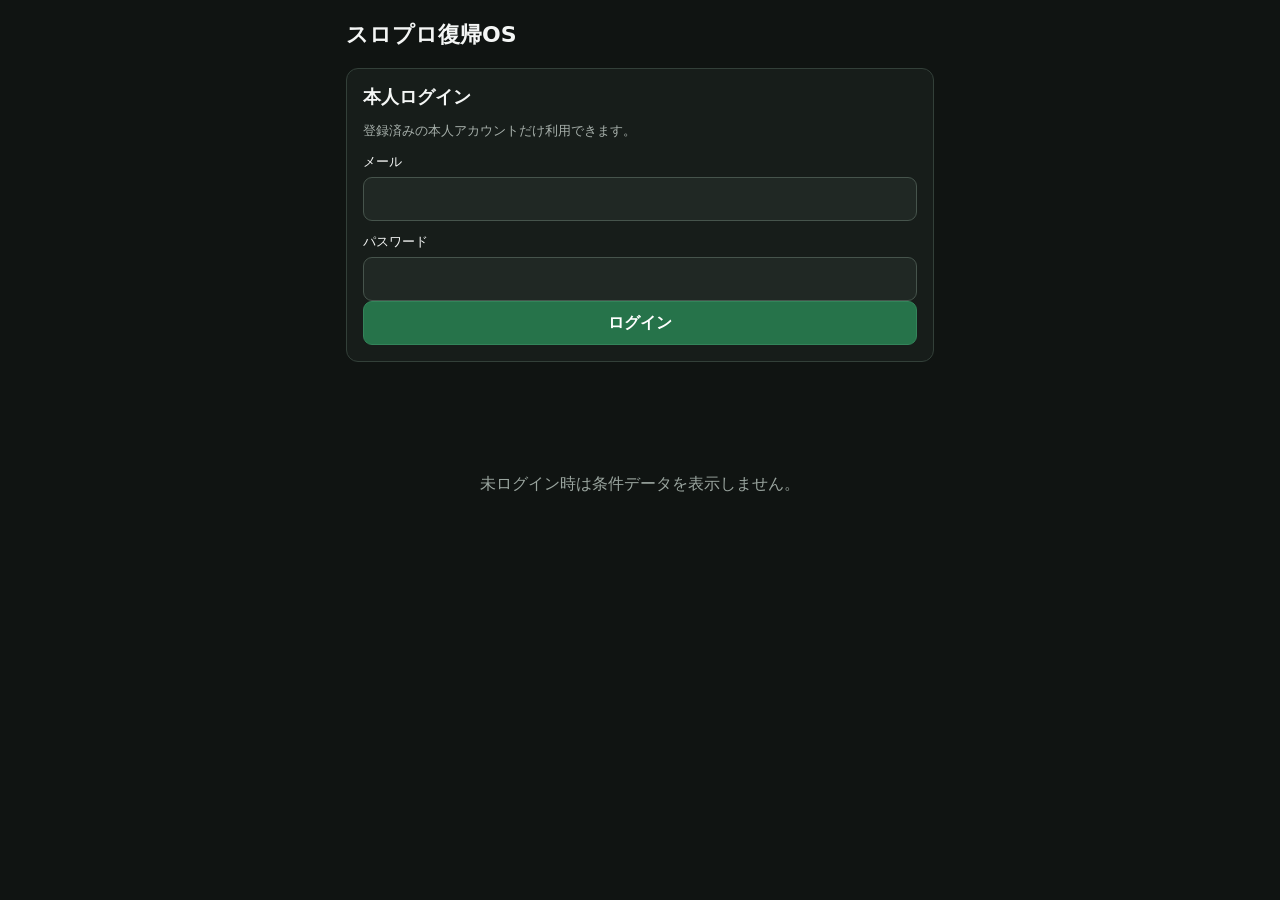
<file: index.html>
<!doctype html>
<html lang="ja">
<head>
  <meta charset="utf-8">
  <meta name="viewport" content="width=device-width,initial-scale=1,viewport-fit=cover">
  <meta name="theme-color" content="#101412">
  <meta http-equiv="Content-Security-Policy" content="default-src 'self'; script-src 'self'; style-src 'self'; img-src 'self' data:; connect-src 'self' https://tcrenqxqdjomlqrngvck.supabase.co; font-src 'self'; object-src 'none'; base-uri 'none'; frame-ancestors 'none'; form-action 'self'">
  <title>スロプロ復帰OS</title>
  <link rel="manifest" href="./manifest.webmanifest">
  <link rel="stylesheet" href="./styles.css">
  <link rel="stylesheet" href="./decision-ui.css">
  <link rel="stylesheet" href="./field-reference-rollout-v6.css">
  <link rel="stylesheet" href="./original-source-reference-20261002-dense.css">
  <link rel="stylesheet" href="./all-targets-reference-20261002.css">
  <link rel="stylesheet" href="./four-store-maps-header-compact-20261003.css">
  <link rel="stylesheet" href="./patrol-ceiling-20261002.css">
  <link rel="stylesheet" href="./received-fox-source-20261003.css">
  <link rel="stylesheet" href="./fox-quick-reference-20261003.css">
  <link rel="stylesheet" href="./source-zero-memo-20261005.css">
<link rel="stylesheet" href="./morning-postplay-20261005.css">
<link rel="stylesheet" href="./morning-opening-ev-20261005.css">
<link rel="stylesheet" href="./source-reference-links-20261011.css">
<link rel="stylesheet" href="./sap-kitano-live-20261022.css">
<link rel="stylesheet" href="./sap-manual-20261101.css">
</head>
<body>
  <main id="app" aria-live="polite"></main>
  <script src="./config.js"></script>  <script src="./carousel-source-diagnostic-20261002.js"></script>
  <script src="./original-source-reference-received-fox-20261003.js?v=101"></script>
  <script src="./fox-model-search-20261024.js?v=104"></script>
<script src="./all-targets-sheet-priority-20261004.js?v=103"></script>
  <script src="./fox-auto-source-20261024.js?v=102"></script>
  <script src="./source-zero-memo-20261005.js"></script>
  <script src="./four-store-maps-number-floor-20261004.js"></script>
  <script src="./source-reference-single-20261011.js"></script>
  <script src="./app-sheet-priority-20261004.js"></script>
  <script src="./field-target-ui-v5.js"></script>
  <script src="./sap-kitano-live-20261023.js"></script>
<script src="./sap-manual-20261101.js"></script>
</body>
</html>
</file>
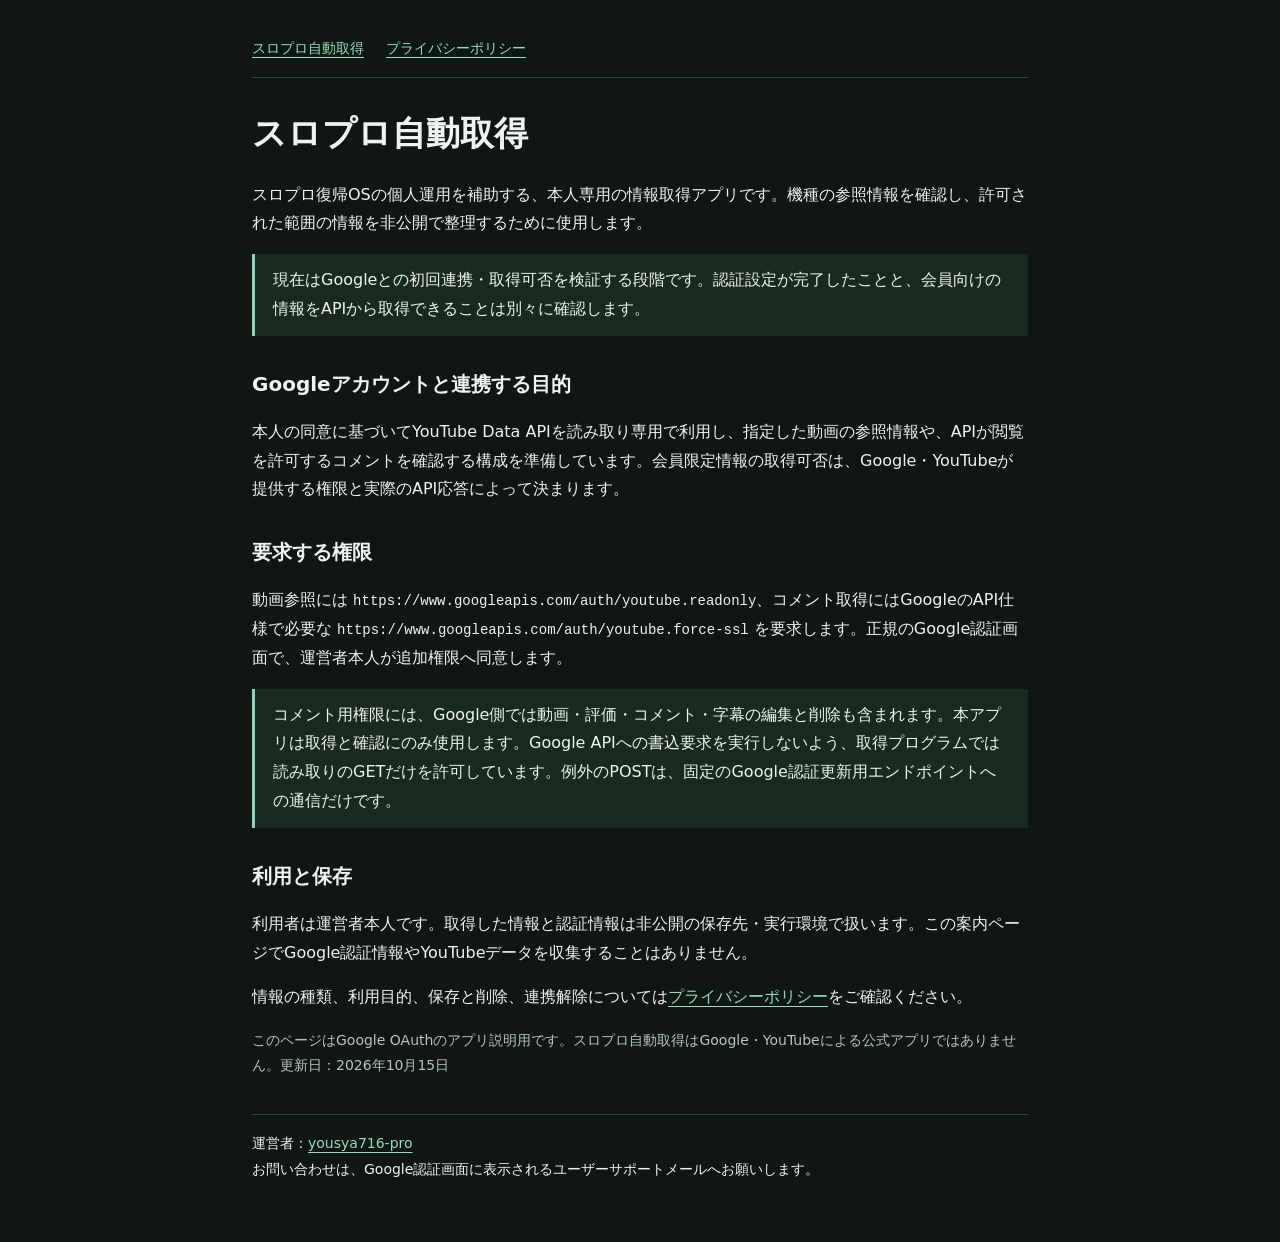
<file: oauth/index.html>
<!doctype html>
<html lang="ja"><head><meta charset="utf-8"><meta name="viewport" content="width=device-width,initial-scale=1"><meta name="referrer" content="no-referrer"><title>スロプロ自動取得</title><style>:root{color-scheme:dark}*{box-sizing:border-box}body{margin:0;background:#101613;color:#eef4f0;font:16px/1.8 system-ui,-apple-system,"Segoe UI",sans-serif}main{max-width:820px;margin:auto;padding:36px 22px 60px}a{color:#92dfba;text-underline-offset:4px}nav{display:flex;gap:22px;flex-wrap:wrap;border-bottom:1px solid #35463c;padding-bottom:16px;font-size:14px}h1{font-size:clamp(25px,5vw,34px);line-height:1.4;margin-top:32px}h2{font-size:20px;margin:30px 0 10px}p,li{overflow-wrap:anywhere}.note{border-left:3px solid #8cd5b1;padding:12px 18px;background:#1a2920}.small{font-size:14px;color:#b7c6bd}footer{margin-top:36px;border-top:1px solid #35463c;padding-top:16px;font-size:14px}code{overflow-wrap:anywhere;font-size:14px}</style></head><body><main><nav aria-label="ページ案内"><a href="./">スロプロ自動取得</a><a href="privacy.html">プライバシーポリシー</a></nav><h1>スロプロ自動取得</h1>
<p>スロプロ復帰OSの個人運用を補助する、本人専用の情報取得アプリです。機種の参照情報を確認し、許可された範囲の情報を非公開で整理するために使用します。</p>
<p class="note">現在はGoogleとの初回連携・取得可否を検証する段階です。認証設定が完了したことと、会員向けの情報をAPIから取得できることは別々に確認します。</p>
<h2>Googleアカウントと連携する目的</h2>
<p>本人の同意に基づいてYouTube Data APIを読み取り専用で利用し、指定した動画の参照情報や、APIが閲覧を許可するコメントを確認する構成を準備しています。会員限定情報の取得可否は、Google・YouTubeが提供する権限と実際のAPI応答によって決まります。</p>
<h2>要求する権限</h2>
<p>動画参照には <code>https://www.googleapis.com/auth/youtube.readonly</code>、コメント取得にはGoogleのAPI仕様で必要な <code>https://www.googleapis.com/auth/youtube.force-ssl</code> を要求します。正規のGoogle認証画面で、運営者本人が追加権限へ同意します。</p>
<p class="note">コメント用権限には、Google側では動画・評価・コメント・字幕の編集と削除も含まれます。本アプリは取得と確認にのみ使用します。Google APIへの書込要求を実行しないよう、取得プログラムでは読み取りのGETだけを許可しています。例外のPOSTは、固定のGoogle認証更新用エンドポイントへの通信だけです。</p>
<h2>利用と保存</h2>
<p>利用者は運営者本人です。取得した情報と認証情報は非公開の保存先・実行環境で扱います。この案内ページでGoogle認証情報やYouTubeデータを収集することはありません。</p>
<p>情報の種類、利用目的、保存と削除、連携解除については<a href="privacy.html">プライバシーポリシー</a>をご確認ください。</p>
<p class="small">このページはGoogle OAuthのアプリ説明用です。スロプロ自動取得はGoogle・YouTubeによる公式アプリではありません。更新日：2026年10月15日</p><footer>運営者：<a href="https://github.com/yousya716-pro" rel="noopener noreferrer">yousya716-pro</a><br>お問い合わせは、Google認証画面に表示されるユーザーサポートメールへお願いします。</footer></main></body></html>
</file>
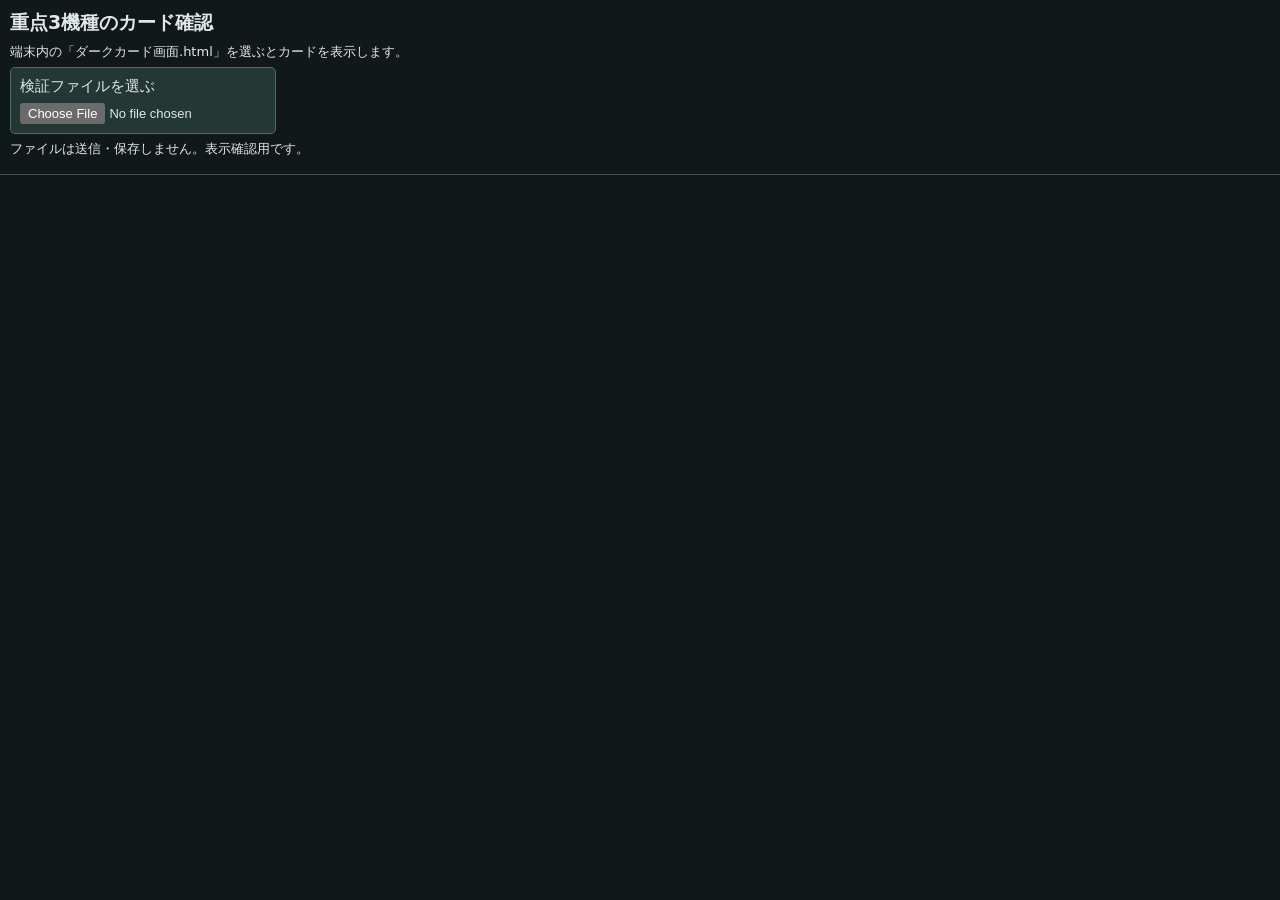
<file: core3-private-viewer-20261001.html>
<!doctype html>
<html lang="ja">
<head>
<meta charset="utf-8">
<meta name="viewport" content="width=device-width,initial-scale=1">
<meta http-equiv="Content-Security-Policy" content="default-src 'none'; script-src 'self'; style-src 'self' 'sha256-5tmRBshCc30saE597z7nFLtvmPhxxCYT6Q1rO2r9PGo=' 'sha256-+M/iMsU2DR2Igp2izmqFWyzypVhUZ5EMeNmsvzYbRrg=' 'sha256-5eI+y/cqpY8B6fU7yD+gmuTrqpFWVBTCg9gtiZUXOtQ='; frame-src about:; connect-src 'none'; img-src 'none'; object-src 'none'; base-uri about:; form-action 'none'">
<meta name="theme-color" content="#111819">
<meta name="color-scheme" content="dark">
<meta name="referrer" content="no-referrer">
<title>重点3機種の非公開資料を表示</title>
<link rel="stylesheet" href="./core3-field-viewer-20261001-v2.css">
<script src="./core3-field-viewer-20261001-v2.js" defer></script>
</head>
<body>
<header>
<h1>重点3機種のカード確認</h1>
<p>端末内の「ダークカード画面.html」を選ぶとカードを表示します。</p>
<label class="choose">検証ファイルを選ぶ<input id="report-file" type="file" accept=".html,text/html"></label>
<button id="clear-report" type="button" hidden>資料を閉じる</button>
<p id="viewer-status" role="status" aria-live="polite">ファイルは送信・保存しません。表示確認用です。</p>
</header>
<iframe id="report-frame" title="重点3機種の条件資料" sandbox="" referrerpolicy="no-referrer" hidden></iframe>
</body>
</html>
</file>
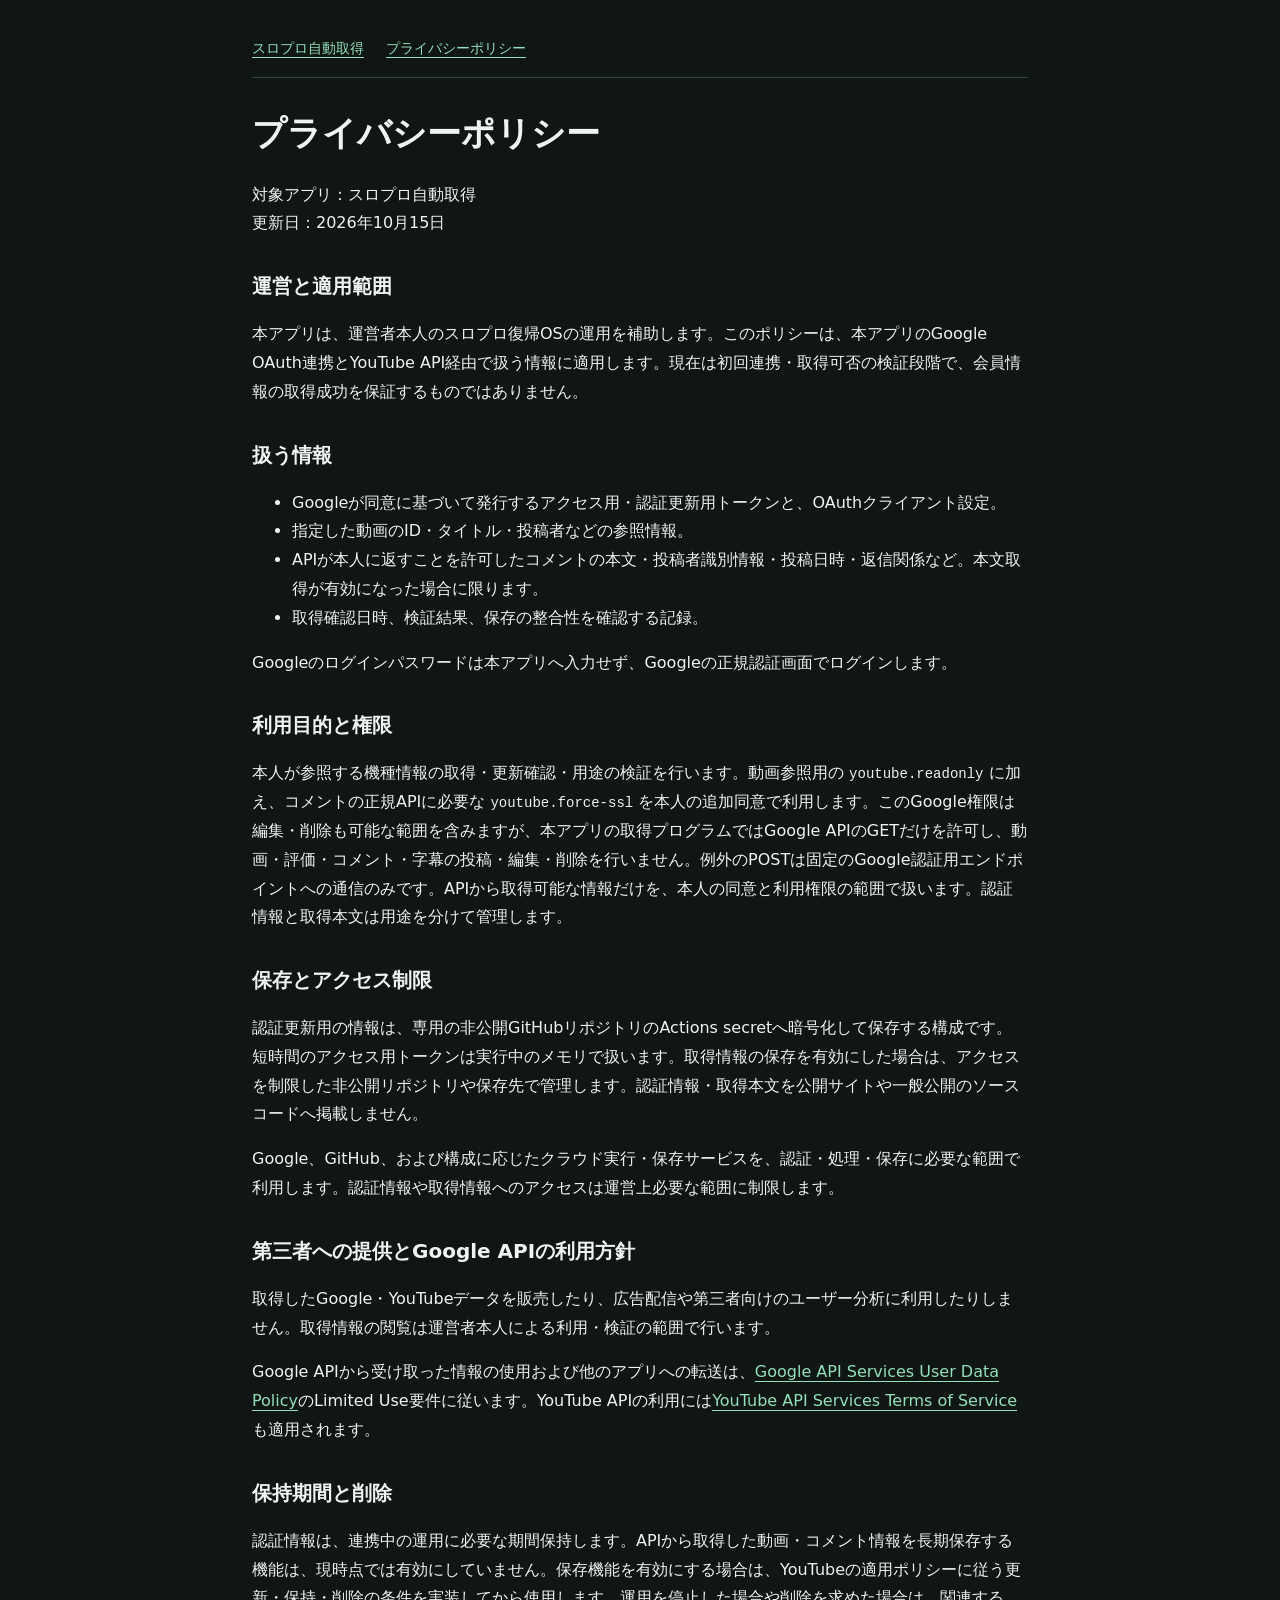
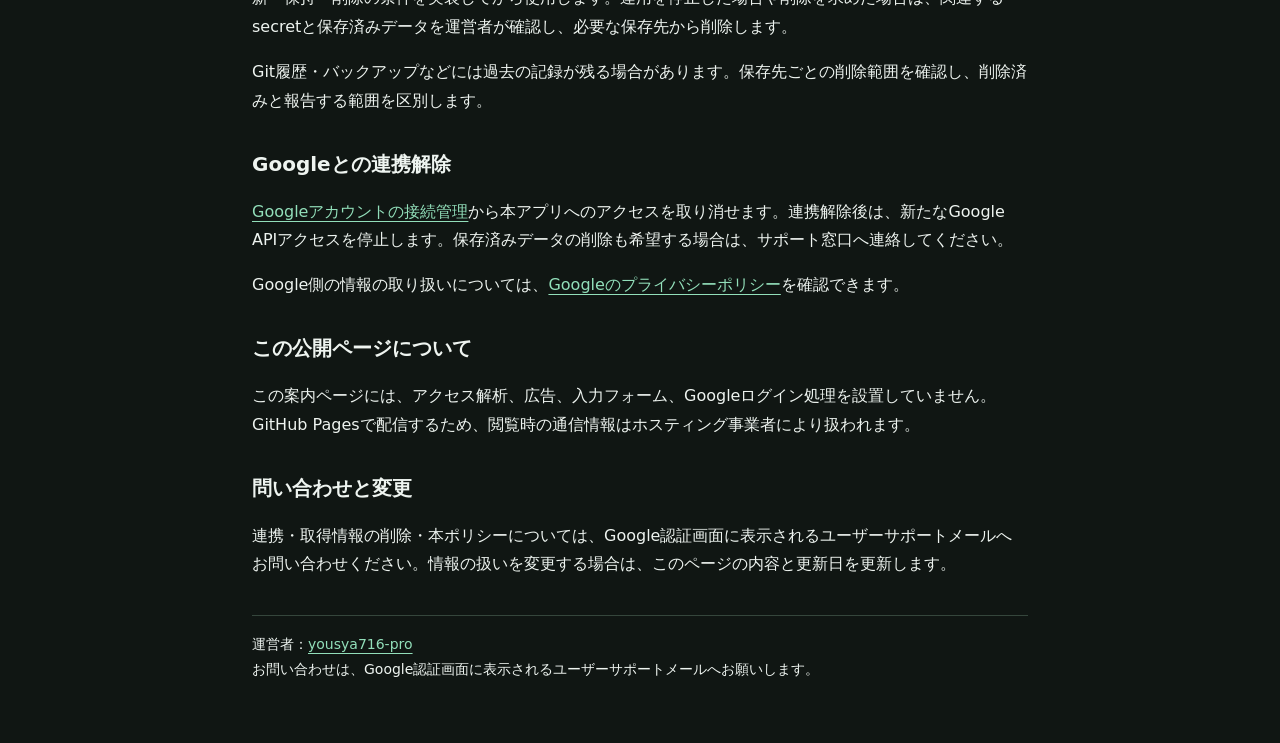
<file: oauth/privacy.html>
<!doctype html>
<html lang="ja"><head><meta charset="utf-8"><meta name="viewport" content="width=device-width,initial-scale=1"><meta name="referrer" content="no-referrer"><title>プライバシーポリシー | スロプロ自動取得</title><style>:root{color-scheme:dark}*{box-sizing:border-box}body{margin:0;background:#101613;color:#eef4f0;font:16px/1.8 system-ui,-apple-system,"Segoe UI",sans-serif}main{max-width:820px;margin:auto;padding:36px 22px 60px}a{color:#92dfba;text-underline-offset:4px}nav{display:flex;gap:22px;flex-wrap:wrap;border-bottom:1px solid #35463c;padding-bottom:16px;font-size:14px}h1{font-size:clamp(25px,5vw,34px);line-height:1.4;margin-top:32px}h2{font-size:20px;margin:30px 0 10px}p,li{overflow-wrap:anywhere}.note{border-left:3px solid #8cd5b1;padding:12px 18px;background:#1a2920}.small{font-size:14px;color:#b7c6bd}footer{margin-top:36px;border-top:1px solid #35463c;padding-top:16px;font-size:14px}code{overflow-wrap:anywhere;font-size:14px}</style></head><body><main><nav aria-label="ページ案内"><a href="./">スロプロ自動取得</a><a href="privacy.html">プライバシーポリシー</a></nav><h1>プライバシーポリシー</h1>
<p>対象アプリ：スロプロ自動取得<br>更新日：2026年10月15日</p>
<h2>運営と適用範囲</h2>
<p>本アプリは、運営者本人のスロプロ復帰OSの運用を補助します。このポリシーは、本アプリのGoogle OAuth連携とYouTube API経由で扱う情報に適用します。現在は初回連携・取得可否の検証段階で、会員情報の取得成功を保証するものではありません。</p>
<h2>扱う情報</h2>
<ul><li>Googleが同意に基づいて発行するアクセス用・認証更新用トークンと、OAuthクライアント設定。</li><li>指定した動画のID・タイトル・投稿者などの参照情報。</li><li>APIが本人に返すことを許可したコメントの本文・投稿者識別情報・投稿日時・返信関係など。本文取得が有効になった場合に限ります。</li><li>取得確認日時、検証結果、保存の整合性を確認する記録。</li></ul>
<p>Googleのログインパスワードは本アプリへ入力せず、Googleの正規認証画面でログインします。</p>
<h2>利用目的と権限</h2>
<p>本人が参照する機種情報の取得・更新確認・用途の検証を行います。動画参照用の <code>youtube.readonly</code> に加え、コメントの正規APIに必要な <code>youtube.force-ssl</code> を本人の追加同意で利用します。このGoogle権限は編集・削除も可能な範囲を含みますが、本アプリの取得プログラムではGoogle APIのGETだけを許可し、動画・評価・コメント・字幕の投稿・編集・削除を行いません。例外のPOSTは固定のGoogle認証用エンドポイントへの通信のみです。APIから取得可能な情報だけを、本人の同意と利用権限の範囲で扱います。認証情報と取得本文は用途を分けて管理します。</p>
<h2>保存とアクセス制限</h2>
<p>認証更新用の情報は、専用の非公開GitHubリポジトリのActions secretへ暗号化して保存する構成です。短時間のアクセス用トークンは実行中のメモリで扱います。取得情報の保存を有効にした場合は、アクセスを制限した非公開リポジトリや保存先で管理します。認証情報・取得本文を公開サイトや一般公開のソースコードへ掲載しません。</p>
<p>Google、GitHub、および構成に応じたクラウド実行・保存サービスを、認証・処理・保存に必要な範囲で利用します。認証情報や取得情報へのアクセスは運営上必要な範囲に制限します。</p>
<h2>第三者への提供とGoogle APIの利用方針</h2>
<p>取得したGoogle・YouTubeデータを販売したり、広告配信や第三者向けのユーザー分析に利用したりしません。取得情報の閲覧は運営者本人による利用・検証の範囲で行います。</p>
<p>Google APIから受け取った情報の使用および他のアプリへの転送は、<a href="https://developers.google.com/terms/api-services-user-data-policy" rel="noopener noreferrer">Google API Services User Data Policy</a>のLimited Use要件に従います。YouTube APIの利用には<a href="https://developers.google.com/youtube/terms/api-services-terms-of-service" rel="noopener noreferrer">YouTube API Services Terms of Service</a>も適用されます。</p>
<h2>保持期間と削除</h2>
<p>認証情報は、連携中の運用に必要な期間保持します。APIから取得した動画・コメント情報を長期保存する機能は、現時点では有効にしていません。保存機能を有効にする場合は、YouTubeの適用ポリシーに従う更新・保持・削除の条件を実装してから使用します。運用を停止した場合や削除を求めた場合は、関連するsecretと保存済みデータを運営者が確認し、必要な保存先から削除します。</p>
<p>Git履歴・バックアップなどには過去の記録が残る場合があります。保存先ごとの削除範囲を確認し、削除済みと報告する範囲を区別します。</p>
<h2>Googleとの連携解除</h2>
<p><a href="https://myaccount.google.com/connections" rel="noopener noreferrer">Googleアカウントの接続管理</a>から本アプリへのアクセスを取り消せます。連携解除後は、新たなGoogle APIアクセスを停止します。保存済みデータの削除も希望する場合は、サポート窓口へ連絡してください。</p>
<p>Google側の情報の取り扱いについては、<a href="https://policies.google.com/privacy" rel="noopener noreferrer">Googleのプライバシーポリシー</a>を確認できます。</p>
<h2>この公開ページについて</h2>
<p>この案内ページには、アクセス解析、広告、入力フォーム、Googleログイン処理を設置していません。GitHub Pagesで配信するため、閲覧時の通信情報はホスティング事業者により扱われます。</p>
<h2>問い合わせと変更</h2>
<p>連携・取得情報の削除・本ポリシーについては、Google認証画面に表示されるユーザーサポートメールへお問い合わせください。情報の扱いを変更する場合は、このページの内容と更新日を更新します。</p><footer>運営者：<a href="https://github.com/yousya716-pro" rel="noopener noreferrer">yousya716-pro</a><br>お問い合わせは、Google認証画面に表示されるユーザーサポートメールへお願いします。</footer></main></body></html>
</file>
<file: styles.css>
:root{color-scheme:dark;font-family:system-ui,-apple-system,sans-serif;background:#101412;color:#f4f6f5}*{box-sizing:border-box}body{margin:0}.shell{width:min(100%,620px);margin:auto;padding:20px 16px 48px}.top{display:flex;align-items:center;justify-content:space-between;gap:12px;margin-bottom:18px}h1{font-size:22px;margin:0}h2{font-size:18px;margin:0 0 10px}.muted{color:#a7b0ab;font-size:13px}.panel{border:1px solid #334039;background:#171d1a;border-radius:12px;padding:16px;margin:12px 0}label{display:block;font-size:13px;margin:12px 0 6px}input,button{box-sizing:border-box;width:100%;min-height:44px;border-radius:9px;border:1px solid #46544c;background:#202824;color:#fff;font:inherit;padding:10px 12px}button{background:#26734a;border-color:#33845a;font-weight:700}.secondary{width:auto;background:#252d29}.error{color:#ffb4ab}.status{color:#a8d9b9}.offline{color:#ffd28a}.machine{border-top:1px solid #344038;padding:12px 0}.machine:first-child{border-top:0}.machine-name{font-weight:750}.count{font-variant-numeric:tabular-nums;color:#c9d4ce}.empty{min-height:220px;display:grid;place-content:center;text-align:center;color:#9aa59f}.private-tables{margin-top:10px}.private-tables details{border-top:1px solid #344038}.private-tables summary{display:flex;justify-content:space-between;padding:10px 2px;font-weight:700;cursor:pointer}.private-tables summary span{color:#9fb2a8}table{width:100%;border-collapse:collapse;font-size:13px}th,td{border-top:1px solid #303a35;padding:8px 4px;text-align:left;vertical-align:top}th{width:68%;font-weight:500}td{text-align:right;font-weight:750;font-variant-numeric:tabular-nums}td small{display:block;color:#ffd28a;font-size:10px}

.home-panel{padding:14px}.store-entry{display:flex;align-items:center;justify-content:space-between;text-align:left;background:#1d3b2d}.store-entry strong{font-size:17px}.store-entry span{font-size:12px;color:#b9d9c7}.map-screen{margin-top:-4px}.map-heading{display:flex;align-items:center;gap:10px;margin-bottom:10px}.map-heading .icon-button{width:44px;padding:0}.map-heading strong,.map-heading small{display:block}.map-heading small{color:#a7b0ab}.zone-tabs{display:grid;grid-template-columns:repeat(3,1fr);gap:5px}.zone-tabs button{min-height:42px;padding:5px 3px;font-size:11px;background:#202824}.zone-tabs button.active{background:#26734a}.map-note{margin:8px 0;color:#ffd28a;font-size:11px}.map-viewport{position:relative;width:100%;aspect-ratio:3/4;overflow:hidden;border:1px solid #46544c;border-radius:12px;background:#141a17;touch-action:none;user-select:none;cursor:grab}.map-viewport:active{cursor:grabbing}.map-layer img{user-select:none;-webkit-user-drag:none;pointer-events:none}.map-layer{position:absolute;inset:0;transform-origin:center;transition:transform .12s ease}.schematic-base{position:absolute;inset:4%;border-radius:18px;background:radial-gradient(circle at 50% 48%,rgba(63,94,76,.22),transparent 32%),linear-gradient(135deg,#17201b,#111713)}.map-island{position:absolute;border:1px solid #53625a;border-radius:999px;background:linear-gradient(90deg,#26312b,#344139 50%,#26312b);box-shadow:inset 0 0 0 2px rgba(12,17,14,.28)}.map-landmark{position:absolute;z-index:1;transform:translate(-50%,-50%);padding:3px 6px;border-radius:999px;background:#111713;border:1px solid #6b7b72;color:#b7c3bc;font-size:9px;white-space:nowrap}.no-supported{position:absolute;left:50%;top:50%;transform:translate(-50%,-50%);padding:7px 11px;border-radius:999px;background:rgba(15,20,17,.82);border:1px solid #53625a;color:#aab5af;font-size:11px}.hotspot{position:absolute;z-index:2;min-height:0;padding:3px;border:2px solid rgba(104,231,157,.75);background:rgba(38,115,74,.28);backdrop-filter:blur(1px);overflow:hidden}.hotspot span{font-size:11px;line-height:1.05;text-shadow:0 1px 2px #000}.zoom-controls{display:grid;grid-template-columns:1fr 1.4fr 1fr;gap:6px;margin-top:8px}.zoom-controls button{min-height:40px;background:#202824}.back-map{width:auto;min-height:38px;padding:6px 10px;margin-bottom:12px;background:#202824}.quick-screen h2{font-size:22px;margin:4px 0}.quick-caption{margin:0 0 10px;color:#a8d9b9}.quick-table{font-size:14px}.quick-table th,.quick-table td{height:36px;padding:8px 6px}.quick-table td{font-size:17px}.render-time{text-align:right;color:#829089;font-size:11px}.top h1{white-space:nowrap}@media(max-width:390px){.shell{padding:12px 10px 32px}.top{margin-bottom:10px}.top h1{font-size:19px}.secondary{min-height:40px;padding:7px 9px}.zone-tabs button{font-size:10px}.hotspot span{font-size:10px}.map-viewport{aspect-ratio:4/5}}
.machine-load-warning,.store-map-warning{font-size:12px;line-height:1.5}.store-map-warning{margin:8px 0}.hotspot.unavailable{border-color:#8a5d58;background:rgba(104,58,52,.42);color:#ffcec7}.hotspot.unavailable small{display:block;font-size:9px;margin-top:2px}


.machine-cache-warning{margin:7px 0;padding:7px 9px;border:1px solid #826d37;border-radius:8px;background:rgba(104,84,34,.24);font-size:11px;line-height:1.45}.machine-cache-warning strong,.machine-cache-warning span{display:block}.decision-count{position:sticky;top:0;z-index:3;margin:6px 0 8px;padding:7px 9px;border-radius:8px;background:#1d3b2d;color:#bfe8cd;font-size:12px}.decision-section{margin:8px 0;border:1px solid #344038;border-radius:9px;overflow:hidden}.decision-section summary{display:flex;justify-content:space-between;gap:8px;padding:10px;background:#202824;font-weight:750;cursor:pointer}.decision-section summary span{color:#a7b0ab;font-size:12px}.decision-section .quick-table{margin:0}.decision-detail{display:block;margin-top:4px;color:#aebbb4;font-size:10px;line-height:1.4;font-weight:400}.quick-table th{width:64%}.quick-table td{width:36%;overflow-wrap:anywhere}

.store-map-diagnostic {
  display: block;
  margin-top: 0.25rem;
  font-size: 0.7rem;
  font-weight: 500;
  line-height: 1.35;
  opacity: 0.82;
  overflow-wrap: anywhere;
}

/* Field research: one machine = one screen, no disclosure logic here. */
.quick-screen.compact-field-screen{height:calc(100svh - 74px);display:flex;flex-direction:column;overflow:hidden}
.compact-field-head{display:grid;grid-template-columns:auto 1fr;align-items:center;gap:7px;margin:0 0 4px}
.compact-field-head .back-map{margin:0;min-height:32px;padding:3px 7px;font-size:11px}
.compact-field-head h2{font-size:17px;line-height:1.05;margin:0;white-space:nowrap;overflow:hidden;text-overflow:ellipsis}
.compact-reference{flex:1;min-height:0;overflow-y:auto;overscroll-behavior:contain;font-size:10.5px;line-height:1.16}
.compact-meta{position:sticky;top:0;z-index:2;padding:3px 5px;background:#1d3b2d;color:#bfe8cd;font-size:9px}
.compact-source-warning{padding:3px 5px;background:rgba(130,109,55,.28);color:#ffd28a;font-size:9px;font-weight:700}
.compact-group{margin:3px 0 0;border-top:1px solid #344038}
.compact-group h3{margin:0;padding:3px 4px;background:#202824;color:#a8d9b9;font-size:9.5px;line-height:1.05}
.compact-row{padding:3px 4px;border-top:1px solid #29332e}
.compact-main{display:grid;grid-template-columns:minmax(0,1fr) auto;gap:5px;align-items:baseline}
.compact-main strong{font-size:10.5px;overflow-wrap:anywhere}.compact-main b{font-size:11px;white-space:nowrap;color:#fff}
.compact-detail{margin-top:1px;color:#b7c3bc;font-size:8.8px;line-height:1.12;overflow-wrap:anywhere}
.compact-warning{margin-top:1px;color:#ffd28a;font-size:8.8px;font-weight:700}
.compact-reference.dense{font-size:9.5px}.compact-reference.dense .compact-row{padding:2px 3px}.compact-reference.dense .compact-main strong{font-size:9.7px}.compact-reference.dense .compact-main b{font-size:10px}.compact-reference.dense .compact-detail{font-size:8px}
.compact-reference.ultra .compact-row{padding:1.5px 3px}.compact-reference.ultra .compact-group{margin-top:2px}.compact-reference.ultra .compact-group h3{padding:2px 3px;font-size:8.5px}.compact-reference.ultra .compact-main strong,.compact-reference.ultra .compact-main b{font-size:9px}.compact-reference.ultra .compact-detail,.compact-reference.ultra .compact-warning{font-size:7.5px;line-height:1.05}
.compact-field-screen .render-time{margin:2px 0 0;font-size:8px}
@media(max-width:390px){.quick-screen.compact-field-screen{height:calc(100svh - 58px)}.compact-field-head h2{font-size:15px}.compact-reference{font-size:10px}}

.field-ref-card{flex:1;min-height:0;overflow-y:auto;border-top:1px solid #344038;font-size:10px;line-height:1.12}
.field-ref-badge{position:sticky;top:0;z-index:2;padding:3px 5px;background:#1d3b2d;color:#bfe8cd;font-size:9px;font-weight:800}
.field-ref-card.blocked .field-ref-badge{background:#4b3c1d;color:#ffd28a}.field-ref-card.blocked p{padding:8px;margin:0;color:#ffd28a}
.field-ref-row{padding:3px 4px;border-top:1px solid #29332e}.field-ref-row strong{display:block;font-size:10.5px;line-height:1.08}.field-ref-row span{display:block;margin-top:1px;color:#c3cec8;font-size:8.7px;line-height:1.12;overflow-wrap:anywhere}
.field-ref-card[data-count="dense"] .field-ref-row{padding:2px 3px}.field-ref-card[data-count="dense"] .field-ref-row strong{font-size:9.5px}.field-ref-card[data-count="dense"] .field-ref-row span{font-size:7.8px}

.field-reference-entry{margin-top:8px;background:#243d31}.field-index-screen{height:calc(100svh - 74px);display:flex;flex-direction:column;overflow:hidden}.field-machine-grid{display:grid;grid-template-columns:1fr 1fr;gap:4px;overflow-y:auto;min-height:0}.field-machine-entry{min-height:38px;padding:4px 6px;text-align:left;background:#202824}.field-machine-entry strong,.field-machine-entry span{display:block}.field-machine-entry strong{font-size:10.5px;line-height:1.05}.field-machine-entry span{font-size:8px;color:#a8d9b9;margin-top:2px}.field-ref-wrap{flex:1;min-height:0;display:flex}.field-ref-wrap .field-ref-card{width:100%}@media(max-width:390px){.field-index-screen{height:calc(100svh - 58px)}.field-machine-grid{gap:3px}.field-machine-entry{min-height:34px;padding:3px 5px}.field-machine-entry strong{font-size:9.5px}}
</file>
<file: decision-ui.css>
/* Presentation only. No decision thresholds, data, authorization or visibility logic. */
.quick-screen .decision{display:grid;gap:10px;min-width:0}
.quick-screen .decision .count{position:sticky;top:0;z-index:3;margin:4px 0;padding:9px 11px;border:1px solid #38654b;border-radius:9px;background:#1d3b2d;color:#d1f2dc;font-size:13px;font-variant-numeric:tabular-nums}
.quick-screen .decision .section{display:grid;gap:8px;min-width:0}
.quick-screen .decision .section h2{display:flex;align-items:center;justify-content:space-between;gap:8px;margin:6px 0 0;padding:8px 10px;border-bottom:1px solid #46544c;font-size:16px}
.quick-screen .decision .section h2 span{flex:none;color:#b9c8bf;font-size:12px;font-variant-numeric:tabular-nums}
.quick-screen .decision .candidate{min-width:0;padding:12px;border:1px solid #46544c;border-radius:11px;background:#1a231e;overflow-wrap:anywhere}
.quick-screen .decision .candidate h3{margin:0 0 7px;font-size:16px;line-height:1.35}
.quick-screen .decision .result{margin:0 0 8px;padding:9px 10px;border-left:3px solid #76b88c;border-radius:4px;background:#25372b;font-size:17px;font-weight:750;line-height:1.4;font-variant-numeric:tabular-nums}
.quick-screen .decision .condition{margin:5px 0;padding:0;color:#d1dbd4;font-size:13px;line-height:1.5;white-space:normal}
.quick-screen .decision .warning{margin:8px 0;padding:9px 10px;border:1px solid #997844;border-radius:8px;background:#382d1e;color:#ffdb9d;font-size:13px;line-height:1.5;overflow-wrap:anywhere}
@media(max-width:390px){.quick-screen .decision .candidate{padding:10px}.quick-screen .decision .result{font-size:16px}.quick-screen .decision .condition{font-size:12px}}
</file>
<file: field-reference-rollout-v6.css>
/* Private research UI. Reference v25 carousel dimensions; no synthetic touch movement. */
.quick-screen.compact-field-screen{height:calc(100svh - 74px);min-width:0}
.field-ref-wrap,.field-ref-card{min-width:0}
.field-ref-card{font-size:13px;line-height:1.3;padding:0 3px 12px}
.field-ref-badge{font-size:11px;padding:5px 7px}
.fr-section{min-width:0;margin-top:7px}
.fr-section h3{font-size:14px;margin:0 0 5px;padding:5px 8px;background:#183528;border-left:3px solid #65d99a}
.fr-rule-list,.fr-morning{display:grid;grid-template-columns:1fr;gap:7px}
.fr-rule-card,.fr-case{min-width:0;border:1px solid #4a6655;background:#111713;border-radius:5px;overflow:hidden}
.fr-rule-card h4,.fr-case h4{font-size:13px;margin:0;padding:6px 8px;background:#28553f}
.fr-semantic{width:100%;table-layout:fixed;border-collapse:collapse}
.fr-semantic th,.fr-semantic td{width:auto;text-align:left;vertical-align:middle;overflow-wrap:anywhere;padding:5px 6px;font-size:12px;line-height:1.2}
.fr-semantic th{color:#bdc9c2;background:#1a241f;font-size:11px}
.fr-semantic td{color:#fff;font-weight:700}
.fr-rule-card .fr-semantic th:first-child{width:47%}
.fr-note{font-size:11px;margin:3px 0 5px;color:#bdd4c5}
.fr-warning,.fr-unknown{color:#ffd28a;padding:6px 8px;margin:0;font-size:11px;line-height:1.35}
.fr-carousel{display:flex;gap:6px;overflow-x:auto;overflow-y:hidden;padding:0 0 2px;scroll-snap-type:x mandatory;scroll-padding-left:0;-webkit-overflow-scrolling:touch;overscroll-behavior-x:contain;touch-action:pan-x pan-y}
.fr-carousel>.fr-case{flex:0 0 calc(66.6667% - 4px);width:calc(66.6667% - 4px);min-width:0;max-width:none;margin:0;box-sizing:border-box;scroll-snap-align:start;scroll-snap-stop:normal}
.fr-carousel::after{content:none;display:none}
.fr-case-part{margin:4px}
.fr-case-part>b{display:block;padding:4px 6px;background:#16452e;font-size:12px;color:#d8ffe4}
.fr-at>b{background:#173b60;color:#d8eaff}
.fr-case .fr-semantic th,.fr-case .fr-semantic td{padding:3px 2px;text-align:center;white-space:normal;font-size:11.5px}
.fr-case .fr-semantic th{font-size:10px}
.fr-case .at-matrix th:first-child{width:25%}
.fr-case .at-matrix th:nth-child(2){width:32%}
.fr-case .at-matrix th:last-child{width:43%}
.fr-case .cz-matrix th:first-child{width:58%}
.fr-morning .fr-rule-card{margin-bottom:2px}
@media(max-width:390px){.quick-screen.compact-field-screen{height:calc(100svh - 58px)}.fr-case .fr-semantic td{font-size:11px}.fr-case .fr-semantic th{font-size:9.5px}}

/* Reference UI rail restoration: persistent 34-machine research navigation. */
.field-machine-screen{position:relative;display:block!important;overflow:hidden}
.field-machine-main{height:100%;min-width:0;margin-left:70px;display:flex;flex-direction:column}
.field-machine-main .field-ref-wrap{flex:1;min-height:0;overflow-y:auto}
.fr-rail{position:absolute;z-index:5;left:0;top:0;bottom:0;width:66px;background:#0a0f0c;border-right:1px solid #405348;box-sizing:border-box}
.fr-rail-list{height:100%;overflow-y:auto;overscroll-behavior:contain;padding:3px 3px 12px;scrollbar-width:none}
.fr-rail-list::-webkit-scrollbar{display:none}
.fr-rail-machine{position:relative;width:100%;height:31px;display:block;overflow:hidden;white-space:nowrap;text-align:left;padding:0 4px;margin:1px 0;border:1px solid #28362f;border-radius:3px;background:#0f1511;color:#c8d1cc;font-size:9.5px;font-weight:800}
.fr-rail-machine span{display:block;overflow:hidden;white-space:nowrap;text-overflow:clip}
.fr-rail-machine.active{background:#226044;border-color:#64d496;color:#fff;box-shadow:inset 3px 0 0 #82e5aa}
.fr-rail-machine i{position:absolute;right:3px;top:2px;color:#ffd978;font-size:12px;font-style:normal;line-height:10px}
@media(min-width:391px){.field-machine-main{margin-left:70px}.fr-rail{width:70px}.fr-rail-machine{font-size:10px}}

/* v3 field-density tune: preserve Reference UI while reclaiming content width. */
.field-machine-main{margin-left:58px}
.fr-rail{width:55px}
.fr-rail-list{padding-left:2px;padding-right:2px}
.fr-rail-machine{height:29px;padding:0 3px;font-size:8.5px;letter-spacing:-.15px}
.fr-rail-machine.active{box-shadow:inset 2px 0 0 #82e5aa}
@media(min-width:391px){.field-machine-main{margin-left:60px}.fr-rail{width:57px}.fr-rail-machine{font-size:8.8px}}

/* v4 generic target cards — align shared machines with Tokyo Ghoul Reference UI. */
.fr-target-card{
  margin:0;
  border:1px solid #416b57;
  border-radius:6px;
  overflow:hidden;
  background:#0d1712;
}
.fr-target-card-title{
  margin:0;
  padding:8px 10px;
  background:#315f47;
  color:#eef7f1;
  font-size:15px;
  font-weight:800;
}
.fr-target-card .fr-target-table{
  width:100%;
  margin:0;
  border-collapse:collapse;
}
.fr-target-card .fr-target-table th{
  background:#18231e;
  color:#b9c9c0;
  font-weight:500;
  text-align:left;
  padding:7px 9px;
}
.fr-target-card .fr-target-table td{
  padding:7px 9px;
  font-weight:700;
  vertical-align:top;
}
.fr-target-card .fr-target-table tr+tr td{border-top:1px solid #314039}

/* v5: one fact per cell + normal-only two-page carousel (max 200% of viewport). */
.fr-rule-facts{display:grid;gap:1px;background:#314039}
.fr-fact-row{display:flex;align-items:stretch;gap:1px;background:#314039;min-width:0}
.fr-fact{flex:1 1 0;min-width:0;background:#0d1712;padding:5px 4px;box-sizing:border-box}
.fr-fact>span{display:block;color:#9fb1a7;font-size:9px;line-height:1.05;margin-bottom:3px;white-space:nowrap;overflow:hidden;text-overflow:ellipsis}
.fr-fact>b{display:block;color:#fff;font-size:11px;line-height:1.18;overflow-wrap:anywhere}
.fr-logic{flex:0 0 18px;align-self:center;text-align:center;color:#ffd28a;font-size:8px;font-weight:800}
.fr-normal-carousel{display:block!important;overflow:hidden}
.fr-normal-pages{display:flex;gap:0;overflow-x:auto;overflow-y:hidden;scroll-snap-type:x mandatory;-webkit-overflow-scrolling:touch;overscroll-behavior-x:contain;touch-action:pan-x pan-y}
.fr-normal-page{flex:0 0 100%;width:100%;min-width:0;box-sizing:border-box;display:grid;gap:7px;align-content:start;scroll-snap-align:start;scroll-snap-stop:normal}
.fr-normal-page+.fr-normal-page{padding-left:6px}
.fr-normal-pages::after{content:none;display:none}
.fr-normal-carousel .fr-target-card{min-width:0}
.fr-normal-carousel .fr-target-card-title{font-size:13px;padding:6px 8px}
.fr-section:has(>h3:first-child:nth-last-child(n)) .fr-normal-pages{max-width:100%}
@media(max-width:390px){.fr-fact{padding:4px 3px}.fr-fact>b{font-size:10.5px}.fr-fact>span{font-size:8.5px}}

/* v6: decision-first emphasis. "単発" is primary; payout detail is secondary. */
.fr-fact-priority>b{font-size:13px;font-weight:900;line-height:1.05}
.fr-fact-priority>small{display:block;margin-top:3px;color:#9fb1a7;font-size:8.5px;line-height:1.05;font-weight:600}
</file>
<file: original-source-reference-20261002-dense.css>
/* Source presentation only; original root shell and machine rail stay unchanged. */
.fr-original-source{color-scheme:dark;color:#eef7f1;font-size:10px;line-height:1.15;padding-bottom:8px}
.fr-original-source .field-ref-badge{font-size:9.5px;padding:3px 4px}
.fr-original-source .fr-section{margin-top:5px}
.fr-original-source .fr-section>h3{font-size:12px;margin-bottom:3px;padding:3px 6px}
.fr-original-source .fr-morning,.fr-original-source .fr-normal-page{gap:4px}
.fr-original-source .conditions{width:100%;table-layout:fixed;border-collapse:collapse}
.fr-original-source .conditions th,.fr-original-source .conditions td{border:1px solid #314039;padding:2px;font-size:10px;line-height:1.15;white-space:pre-wrap;overflow-wrap:anywhere;vertical-align:middle}
.fr-original-source .conditions th{font-size:9px;background:#1a241f;color:#bdc9c2}
.fr-original-source .conditions th:last-child{width:40%}
.fr-original-source .conditions .active-value{color:#d8ffe4;font-weight:800}
.fr-original-source .context th{text-align:left;background:#16452e;font-size:10px}
.fr-original-source h5{margin:2px 0 0;padding:3px 4px;background:#16452e;color:#d8ffe4;font-size:11px}
.fr-original-source h5[data-source-axis="at"]{background:#173b60;color:#d8eaff}
.fr-original-source .source-note{margin:2px 3px;white-space:pre-wrap;overflow-wrap:anywhere;font-size:10px;line-height:1.15}
.fr-original-source .exchange-note{font-size:9px;margin:2px 3px;color:#9fb1a7}
.fr-original-source .blank{color:#9fb1a7}
.fr-original-source .hint-row{display:flex;gap:1px;border-top:1px solid #314039}
.fr-original-source .hint-row>p{flex:1;min-width:0;margin:0;padding:3px;font-size:10px;line-height:1.15;white-space:pre-wrap;overflow-wrap:anywhere}
.fr-original-source .hint-row>p:last-child{font-weight:700}
.fr-original-source .fr-fact{padding:3px 2px}
.fr-original-source .fr-fact>b{font-size:10px;line-height:1.15;white-space:pre-wrap;overflow-wrap:anywhere}
.fr-original-source .fr-fact>span{white-space:pre-wrap;overflow:visible;text-overflow:initial;overflow-wrap:anywhere;font-size:8.5px;line-height:1.15;margin-bottom:2px}
.fr-original-source .fr-source-value>b{color:#d8ffe4}
.fr-original-source .fr-target-card>h4{font-size:12px;padding:4px 6px}
.fr-original-source .fr-source-expanded{border:1px solid #416b57;border-radius:5px;margin:3px 0;overflow:hidden;background:#0d1712}
.fr-original-source .fr-source-expanded>h4{font-size:11px;background:#28553f;margin:0;padding:3px 4px}
.fr-original-source .fr-source-context{grid-column:1/-1;margin:0}
.fr-original-source .fr-source-priority{display:flex;gap:5px;align-items:baseline;margin:2px 0}
.fr-original-source .fr-source-priority>strong{font-size:12px;font-weight:900}
.fr-original-source .fr-source-priority>small{font-size:9.5px;color:#9fb1a7}
.fr-original-source .fr-source-notes{font-size:10px}
.fr-original-source .fr-note{font-size:9.5px;margin:2px 0 3px}
</file>
<file: all-targets-reference-20261002.css>
/* The accepted dark/dense CORE3 shell stays intact. */
.at-reference-content{width:100%;min-width:0;flex:1 0 100%;box-sizing:border-box}
.at-payment{font-size:10px;line-height:1.3;margin:2px 0 5px;padding:4px 5px;color:#ccddd5;background:#172b27;border-left:2px solid #589e88}
.at-payment small{display:block;color:#93a69d;font-size:9px}
.at-counts,.at-status-note{color:#afbbb5;font-size:10px;line-height:1.4;margin:4px 0}
.at-index #at-search{font-size:16px;box-sizing:border-box;width:100%;padding:6px;margin:4px 0 7px;background:#15251f;color:#edf2ed;border:1px solid #496358;border-radius:4px}
.at-index [hidden]{display:none!important}
.at-index .field-machine-entry{padding:7px;font-size:12px}
.at-index .field-machine-entry span{font-size:9px;color:#a9b9b0}
.at-all-source{font-size:10px;line-height:1.3;overflow-wrap:anywhere}
.at-all-source h3{font-size:12px;margin:8px 0 3px;padding:4px;background:#21463b;color:#deeee5}
.at-all-source h4,.at-all-source h5{font-size:11px;margin:4px 0;padding:3px;background:#21382f;color:#d6e8df}
.at-all-source p{margin:2px 0;white-space:pre-wrap}
.at-source-block{margin:4px 0 7px}
.at-all-source .conditions{width:100%;border-collapse:collapse;table-layout:fixed;font-size:10px}
.at-all-source th,.at-all-source td{padding:3px;border:1px solid #354c43;white-space:pre-wrap;vertical-align:top}
.at-all-source .active-value{color:#a9dcc7;font-weight:700}
.at-all-source .hint-row,.at-raw-row{display:flex;align-items:stretch;border-bottom:1px solid #30473d;gap:3px;padding:2px 0}
.at-all-source .hint-row p,.at-raw-row p{flex:1;min-width:0;padding:2px;white-space:pre-wrap}
.at-raw-row .at-blank{color:#6a8076;flex:0 1 10px}
.at-subset{border-bottom:1px solid #354c43;padding-bottom:4px}
</file>
<file: four-store-maps-header-compact-20261003.css>
.fm-screen{color:#dae5e2;min-width:0}.fm-screen h2{font-size:15px;margin:0}.fm-heading{display:flex;align-items:center;gap:8px}.fm-heading button{font-size:11px;padding:6px 9px}.fm-stores{display:grid;grid-template-columns:repeat(4,minmax(0,1fr));gap:4px;margin:6px 0}.fm-screen button{color:#dbe5e2;background:#192a29;border:1px solid #3d5551;border-radius:5px;cursor:pointer}.fm-stores button,.fm-floors button{padding:8px 5px;font-size:12px}.fm-stores .active,.fm-floors .active{background:#265d51;border-color:#70bca4;color:#fff}.fm-meta,.fm-help{font-size:11px;line-height:1.45;color:#a9bcb6;margin:5px 0}.fm-meta a{color:#9bcdbe}.fm-floors{display:flex;flex-wrap:wrap;gap:4px}.fm-tools{display:flex;align-items:end;gap:5px;margin:7px 0}.fm-tools label{flex:1;font-size:11px;min-width:0}.fm-tools input{width:100%;box-sizing:border-box;margin-top:3px;font-size:16px;padding:5px 7px;border:1px solid #49645e;border-radius:4px;color:#e6efea;background:#101c1b}.fm-tools button{width:36px;height:32px;font-size:18px}.fm-warning{font-size:11px;background:#3d3320;color:#f3d391;padding:6px;margin:5px 0}.fm-map-viewport{height:290px;overflow:auto;background:#192322;border:1px solid #49645e;border-radius:5px;touch-action:pan-x pan-y;-webkit-overflow-scrolling:touch}.fm-map-stage{position:relative;width:100%;min-width:100%}.fm-map-image{width:100%;height:auto;display:block}.fm-map-stage .fm-seat{position:absolute;box-sizing:border-box;border:1px solid transparent;border-radius:1px;background:transparent;padding:0;min-height:0;min-width:0}.fm-map-stage .has-source{border:2px solid #06bb69;background:#0ae58a22}.fm-map-stage .partial-source{border:2px solid #edaa36;background:#efbd4322}.fm-map-stage .search-match{border:3px solid #fff600;background:#fff50066;z-index:2}.fm-screen h3{font-size:12px;margin:8px 0 5px}.fm-models{display:grid;grid-template-columns:1fr 1fr;gap:4px}.fm-models button{text-align:left;padding:7px 6px;min-width:0}.fm-models strong{display:block;font-size:12px;line-height:1.35;overflow-wrap:anywhere}.fm-models span{display:block;font-size:10px;line-height:1.4;color:#abc4bb;margin-top:3px}.fm-number-results{display:grid;gap:4px}.fm-number-results button{padding:7px;text-align:left;font-size:12px}.fm-source-context{font-size:10px;color:#b4cebf;margin:2px 0 5px;padding:3px;background:#152722}.fm-source-context span{color:#90a99c}

.fm-heading button{width:auto;flex:none}.fm-floors button{width:auto;flex:0 0 auto;min-width:50px}

.fm-home-stores{margin-top:12px}.fm-home-stores h2{font-size:14px;margin:0 0 6px}.fm-home-grid{display:grid;grid-template-columns:1fr 1fr;gap:5px}.fm-home-grid button{font-size:12px;min-height:48px;padding:10px 5px;background:#192a29;color:#dbe5e2;border:1px solid #3d5551;border-radius:5px;width:auto;min-width:0}.fm-map-heading{display:flex;align-items:center;justify-content:space-between;margin:10px 0 5px}.fm-map-heading h3{margin:0}.fm-zoom{display:flex;gap:5px}.fm-zoom button{width:36px;height:32px;font-size:18px}.fm-image-dates{font-size:11px;margin:7px 0;line-height:1.5;color:#b4c8c0}.fm-image-dates>div{display:grid;grid-template-columns:92px minmax(0,1fr);gap:6px}.fm-image-dates dt{color:#98aca3}.fm-image-dates dd{margin:0}.fm-image-dates small{display:block;font-size:10px;color:#a7c8b9}.fm-date-note{font-size:10px;margin:4px 0 6px}

.fm-stores button{width:auto;min-width:0;min-height:40px;font-size:11px;line-height:1.25;padding:6px 3px;white-space:normal;overflow-wrap:anywhere}
</file>
<file: patrol-ceiling-20261002.css>
.patrol-controls{background:#162321;color:#c9d8d4;border:1px solid #354b46;border-radius:5px;padding:6px 8px;margin:5px 0;font-size:12px;line-height:1.3}.patrol-controls label{display:flex;align-items:center;justify-content:flex-start;gap:5px;font-weight:650}.patrol-controls input[type=checkbox]{accent-color:#76b5a4;width:18px;height:18px;min-width:18px;min-height:18px;flex:0 0 18px;margin:0}.patrol-controls p{margin:4px 0}.patrol-controls small{color:#91aaa3;font-size:11px}.fm-tools+div .patrol-controls{margin-top:4px}
</file>
<file: received-fox-source-20261003.css>
/* Source values remain supplied after authorization. Keep CORE3 and map CSS intact. */
.at-source-table-scroll{overflow-x:auto;width:100%;max-width:100%;margin:3px 0}
.at-source-table-scroll .conditions{width:100%;min-width:100%;table-layout:fixed}
.at-source-table-scroll .conditions th{width:auto}
.at-source-table-scroll .conditions th:last-child{width:112px}
.at-columns-3 .conditions{width:332px;min-width:332px}
.at-columns-4 .conditions{width:442px;min-width:442px}
.at-wide-source-table .conditions{width:min(540px,200%);min-width:100%}
.at-source-table-scroll thead th:last-child,.at-source-table-scroll .active-value{position:sticky;right:0;background:#172a21;box-shadow:-1px 0 #354c43}
.at-comment-table td{padding:3px 4px;white-space:pre-wrap;overflow-wrap:anywhere;vertical-align:top;text-align:left}
.at-comment-columns-2 .conditions{width:100%;min-width:100%}
.at-comment-columns-3 .conditions{width:100%;min-width:100%}
.at-comment-columns-4 .conditions{width:442px;min-width:442px}
.at-comment-columns-5 .conditions,.at-comment-columns-6 .conditions{width:min(540px,200%);min-width:100%}
.at-source-block .fr-target-card{margin:3px 0;padding:3px}
.at-comment-lines p{margin:0;padding:2px 4px;border-bottom:1px solid #314039;white-space:pre-wrap;overflow-wrap:anywhere;text-align:left;font-size:11px;line-height:1.2}
</file>
<file: fox-quick-reference-20261003.css>
/* Protected Source supplied after authorization; compact presentation only. */
.at-all-source .at-source-block{margin:3px 0}
.at-all-source .at-source-block>h3{margin:0;padding:2px 4px;font-size:11px;line-height:1.1;background:#203c32;color:#e5f7ed}
.at-all-source .at-source-block .fr-target-card{margin:0 0 2px;padding:0;border:0;border-radius:0;overflow:visible}
.at-all-source .fox-target-table{margin:0;width:100%;table-layout:fixed;border-collapse:collapse;font-size:10px}
.at-all-source .fox-target-table .fox-condition-col{width:auto}
.at-all-source .fox-target-table .fox-start-col{width:var(--fox-start-width,96px)}
.at-all-source .fox-target-table th,.at-all-source .fox-target-table td{padding:1px 6px 1px 3px;font-size:10px;line-height:1.1;border:1px solid #35473e;white-space:break-spaces;overflow-wrap:anywhere;line-break:anywhere;word-break:break-all;text-align:left;vertical-align:middle;font-weight:400}
.at-all-source .fox-target-table thead th{width:auto;padding:1px 3px;font-size:9px;font-weight:500;color:#aebeb5;background:#14231c}
.at-all-source .fox-target-table .fox-start-value{color:#d6ffe3;font-weight:800;background:#142b20}
.at-all-source .fox-target-table .fox-context-row>th{background:#193c2a;color:#d4e9dc;font-weight:700}
.at-all-source .fox-target-table .fox-note-row>td{color:#d8e0dc;background:#111c16}
.at-all-source .fox-target-table .fox-value-row>td{color:#d6ffe3;font-weight:700;background:#142b20}
.at-all-source .fox-source-origin{margin-top:6px;color:#99aaa0}
.at-all-source .fox-source-origin h3{font-size:10px;margin:0}
.at-all-source .fox-source-origin p{font-size:9px;line-height:1.1;margin:1px 0;white-space:pre-wrap;overflow-wrap:anywhere}
.at-reference-content .at-payment{padding:2px 3px;font-size:9px;line-height:1.1;margin:0 0 2px}
.at-reference-content .at-payment small{display:block;font-size:8px;line-height:1.1}
.at-all-source .field-ref-badge{margin:0 0 2px;font-size:9px;padding:2px 3px;line-height:1.1}

/* Override legacy last-column percentages on the explicit compact table only. */
.at-all-source .fox-target-table thead th:last-child{width:auto}

.at-all-source .fox-space-tables .fox-target-table+.fox-target-table{margin-top:-1px}

.at-all-source .fox-space-tables .fox-start-56{--fox-start-width:56px}
.at-all-source .fox-space-tables .fox-start-64{--fox-start-width:64px}
.at-all-source .fox-space-tables .fox-start-72{--fox-start-width:72px}
.at-all-source .fox-space-tables .fox-start-80{--fox-start-width:80px}
.at-all-source .fox-space-tables .fox-start-88{--fox-start-width:88px}
.at-all-source .fox-space-tables .fox-start-96{--fox-start-width:96px}

/* Current supplied Source only. Semantic categories supplement visible labels. */
.fox-quick-reference{margin:0 0 8px;color:#e5f0e9;font-size:10px}
.fox-quick-reference h3{margin:4px 0;padding:4px 6px;font-size:12px;line-height:1.2;background:#183e2c;border-left:3px solid #65d7a0}
.fox-quick-exchange-label{font-size:9px;color:#b3cabe;margin:2px 0}
.fox-quick-premise{font-size:9px;color:#d6c593;margin:3px 0}
.fox-quick-premise p{margin:0;line-height:1.2}
.fox-quick-cards{display:flex;flex-wrap:wrap;align-items:flex-start;gap:4px}
.fox-quick-card{width:100%;min-width:0;border:1px solid #3c6652;border-radius:5px;overflow:hidden;background:#0e1813;margin:0 0 3px}
.fox-quick-card h4,.fox-quick-card h5{margin:0;padding:4px 5px;font-size:11px;line-height:1.2;color:#ecfff2;background:#245b41;font-weight:700;overflow-wrap:anywhere}
.fox-quick-card h5{font-size:10px;padding:3px 5px}
.fox-quick-at{border-color:#405c7c}
.fox-quick-at h5{background:#1d456f;color:#e7f1ff}
.fox-quick-table{width:100%;margin:0;border-collapse:collapse;table-layout:auto;font-size:10px;line-height:1.15}
.fox-quick-table th,.fox-quick-table td{padding:3px 3px;border:1px solid #2f4439;vertical-align:middle;text-align:left;overflow-wrap:anywhere;white-space:pre-wrap}
.fox-quick-table th{font-size:9px;font-weight:400;color:#b0c2b7;background:#1a2b22}
.fox-quick-table td{font-size:10px;font-weight:600}
.fox-quick-table th:last-child,.fox-quick-table td:last-child{width:26%;font-weight:800;color:#d4ffe4}
.fox-quick-at .fox-quick-table th:last-child,.fox-quick-at .fox-quick-table td:last-child{color:#c7e3ff}
.fox-quick-notes{padding:3px 5px;color:#dcc98e;font-size:9px}
.fox-quick-notes p{margin:1px 0;line-height:1.2;white-space:pre-wrap;overflow-wrap:anywhere}
.fox-quick-scroll{overflow-x:auto;max-width:100%;-webkit-overflow-scrolling:touch}
.fox-quick-cols-5,.fox-quick-cols-6{min-width:100%}
.fox-raw-heading{margin:6px 0 3px;font-size:11px;color:#aebcb3;border-top:1px solid #40564a;padding-top:5px}
.fox-quick-case-list{width:100%;min-width:0}
.fox-quick-case>h4{margin:0;padding:4px 5px;font-size:11px;line-height:1.2;background:#285940;color:#e5faee;border-radius:4px 4px 0 0;overflow-wrap:anywhere}
.fox-quick-carousel{display:flex;gap:5px;overflow-x:auto;scroll-snap-type:x mandatory;-webkit-overflow-scrolling:touch;align-items:flex-start}
.fox-quick-carousel .fox-quick-case{flex:0 0 200px;width:200px;min-width:0;scroll-snap-align:start}
.fox-quick-or{color:#e5bb65;font-weight:800}
/* Reset the shell's global th=68%; all quick-table columns get explicit widths. */
.fox-quick-table{table-layout:fixed}
.fox-quick-table th,.fox-quick-table td{width:auto;word-break:normal;line-break:normal}
.fox-quick-table th:last-child,.fox-quick-table td:last-child{width:30%}
.fox-quick-cols-1 th:last-child,.fox-quick-cols-1 td:last-child{width:100%}
.fox-quick-cols-2 th:first-child{width:62%}
.fox-quick-cols-2 th:last-child{width:38%}
.fox-quick-cols-3 th:first-child{width:24%}
.fox-quick-cols-3 th:nth-child(2){width:36%}
.fox-quick-cols-3 th:last-child{width:40%}
.fox-quick-cols-4 th{width:25%}
.fox-quick-cols-5,.fox-quick-cols-6{min-width:285px}
.fox-quick-cols-5 th:first-child{width:27%}
.fox-quick-cols-5 th:nth-child(2){width:25%}
.fox-quick-cols-5 th:nth-child(3){width:12%}
.fox-quick-cols-5 th:nth-child(4){width:14%}
.fox-quick-cols-5 th:last-child{width:22%}
.fox-quick-cols-6 th:first-child{width:25%}
.fox-quick-cols-6 th:nth-child(2){width:25%}
.fox-quick-cols-6 th:nth-child(3){width:10%}
.fox-quick-cols-6 th:nth-child(4){width:12%}
.fox-quick-cols-6 th:nth-child(5){width:10%}
.fox-quick-cols-6 th:last-child{width:18%}
.fox-quick-context{margin:0;padding:2px 5px;background:#14261c;color:#c5d7cd;font-size:9px;border-bottom:1px solid #354b3e}
.fox-quick-table th,.fox-quick-table td{line-break:anywhere;word-break:break-all;tab-size:1}
.fox-quick-table th,.fox-quick-table td{white-space:break-spaces}

.fox-quick-table th,.fox-quick-table td{padding-right:6px}
</file>
<file: source-zero-memo-20261005.css>
/* All aim categories and table columns stay in the single vertical reading flow. */
.at-reference-content .fr-normal-pages,
.at-reference-content .fr-carousel,
.at-reference-content .fox-quick-carousel {
  display: grid;
  grid-template-columns: minmax(0, 1fr);
  align-items: start;
  gap: 5px;
  overflow: visible;
  scroll-snap-type: none;
}
.at-reference-content .fr-normal-page,
.at-reference-content .fr-carousel > .fr-case,
.at-reference-content .fox-quick-carousel > .fox-quick-case {
  width: 100%;
  min-width: 0;
  max-width: 100%;
  padding-left: 0;
  box-sizing: border-box;
  scroll-snap-align: none;
}
.at-reference-content .at-source-table-scroll,
.at-reference-content .fox-quick-scroll {
  overflow: visible;
  width: 100%;
  min-width: 0;
  max-width: 100%;
}
.at-reference-content .fr-original-source table.conditions,
.at-reference-content .fox-quick-table {
  width: 100%;
  min-width: 0;
  max-width: 100%;
  table-layout: fixed;
  box-sizing: border-box;
}
.at-reference-content .fr-original-source .conditions th,
.at-reference-content .fr-original-source .conditions td {
  width: auto;
  position: static;
  white-space: break-spaces;
  tab-size: 1;
  overflow-wrap: anywhere;
  word-break: normal;
  text-align: left;
  padding: 3px;
  box-shadow: none;
}
.at-reference-content .fr-original-source .conditions thead th:last-child {
  width: 28%;
}
.at-reference-content .at-columns-4 .conditions thead th:last-child {
  width: 25%;
}
.at-reference-content .fr-original-source[data-machine="3"] .fr-normal-page:nth-child(2) .fr-target-card-title {
  background: #173b60;
  color: #d8eaff;
}

/* All Source tables share one reading flow, including fallback and supplemental tables. */
.source-reading table.conditions, .source-reading .fox-quick-table {
  width:100%; min-width:0; max-width:100%; table-layout:fixed;
}
.source-reading .conditions th, .source-reading .conditions td,
.source-reading .fox-quick-table th, .source-reading .fox-quick-table td {
  position:static; white-space:break-spaces; overflow-wrap:anywhere;
  box-shadow:none; text-align:left; padding:2px 3px; vertical-align:middle;
}
.source-reading .conditions .blank { color:transparent; }
.source-reading .source-reading-facts { margin:0; border-collapse:collapse; }
.source-reading .source-reading-facts th { background:#192a22; color:#acbab2; font-size:8.5px; font-weight:500; }
.source-reading .source-reading-facts td { font-size:10px; font-weight:700; }
.source-reading .source-reading-facts td.active-value { background:#173426; color:#bbefd2; }
.source-reading .source-reading-subheading { margin:3px 0 0; padding:3px 4px; background:#234e39; font-size:11px; line-height:1.15; }
.source-reading .source-reading-background { margin:6px 0 0; font-size:9px; color:#afbbb5; }
.source-reading .source-reading-background h3 { margin:0; padding:3px; font-size:10px; background:#20342a; }
.source-reading .source-reading-background .field-ref-badge { font-size:9px; }
.source-reading .source-reading-exchange { margin:0 0 3px; padding:2px 3px; font-size:9px; color:#afc8b9; }
.source-reading .at-source-table-scroll, .source-reading .fox-quick-scroll,
.source-reading .fr-target-card, .source-reading .fr-case,
.source-reading .fox-quick-card, .source-reading .fr-source-expanded {
  max-height:none; height:auto; overflow:visible; min-width:0;
}

.source-calculation-limited { background:#3b3d3c!important; border-color:#717775!important; color:#d4d8d6!important; }
.source-calculation-limited.active { border-color:#aab9b0!important; box-shadow:inset 3px 0 #aab9b0!important; }
.source-calculation-label { display:block; font-size:8px; font-weight:500; line-height:1.15; color:#d4d8d6; white-space:normal; }
.fr-rail-machine.source-calculation-limited { height:auto; min-height:29px; padding-top:4px; padding-bottom:4px; }
.source-calculation-notice { margin:0 0 3px; padding:3px 4px; background:#303735; border-left:3px solid #8f9b95; color:#d4ded8; font-size:9px; line-height:1.2; }
.source-calculation-notice p { margin:1px 0 0; white-space:pre-wrap; overflow-wrap:anywhere; }

.source-reading .source-reading-meta-single { display:block; }
.source-reading .source-reading-meta-single .at-blank { display:none; }
.source-reading .source-reading-meta-single p { margin:1px 0; width:100%; white-space:pre-wrap; overflow-wrap:anywhere; }
.at-reference-content.source-reading .fr-original-source .source-reading-facts thead th:last-child { width:32%; }
.at-reference-content.source-reading .fr-original-source .source-reading-facts td { line-break:anywhere; word-break:break-all; }
.at-reference-content.source-reading .fox-quick-table td,
.at-reference-content.source-reading .fox-quick-table td span {
  white-space:pre-wrap; line-break:anywhere; word-break:break-all;
}
.at-reference-content.source-reading .fox-quick-table th,
.at-reference-content.source-reading .fox-quick-table td { padding-right:6px; }

/* A small excerpt above the original tables, never another scrollable panel. */
.source-reading .zero-start-memo { margin:0 0 5px; padding:4px 5px; border-left:2px solid #c9a75b; background:#252218; color:#eadbad; font-size:10px; line-height:1.25; }
.source-reading .zero-start-memo > h3 { display:block; margin:0 0 2px; padding:0; background:none; font-size:10px; line-height:1.25; color:#f3dc99; }
.source-reading .zero-start-memo ul { margin:0; padding:0; list-style:none; }
.source-reading .zero-start-memo li { display:grid; grid-template-columns:34px minmax(0,1fr); gap:4px; padding:2px 0; margin:0; }
.source-reading .zero-start-memo .zero-memo-mode { align-self:start; padding:1px 2px; background:#4b422b; font-size:9px; line-height:1.2; text-align:center; overflow-wrap:anywhere; }
.source-reading .zero-start-memo .zero-memo-content,
.source-reading .zero-start-memo .zero-memo-content span { white-space:break-spaces; overflow-wrap:anywhere; word-break:normal; min-width:0; font-size:10px; line-height:1.25; }
.source-reading .zero-start-memo .zero-memo-axis { color:#cbbf9b; font-weight:500; }
.source-reading .zero-start-memo .zero-memo-start { color:#ffe7a9; font-weight:700; }
.source-reading .zero-start-memo .zero-memo-footnote { margin:2px 0 0; padding:0; font-size:8px; line-height:1.2; color:#b5ab8a; }
.source-reading .zero-start-memo .zero-memo-reference { color:#bbb29a; font-size:9px; }
.source-reading .zero-start-memo .zero-memo-mode-items { display:flex; flex-wrap:wrap; gap:2px 5px; min-width:0; }
.source-reading .zero-start-memo .zero-memo-item { min-width:0; max-width:100%; border-bottom:1px solid #49402a; }
.source-reading .zero-start-memo .zero-memo-content,
.source-reading .zero-start-memo .zero-memo-content span { font-size:9px; line-height:1.2; }
</file>
<file: morning-postplay-20261005.css>
.morning-home-entry { margin-top:8px; border-color:#c7ac68; }
.morning-screen { display:grid; grid-template-columns:64px minmax(0,1fr); gap:5px; align-items:start; }
.morning-rail { position:sticky; top:4px; max-height:calc(100dvh - 8px); overflow-y:auto; }
.morning-rail section { margin:0 0 7px; }
.morning-rail button { width:100%; min-height:30px; padding:4px 2px; border-radius:4px; font-size:9px; line-height:1.25; margin:0 0 2px; }
.morning-rail .morning-store { min-height:34px; background:#24382f; font-weight:bold; }
.morning-rail .morning-floor { background:#111b16; color:#becac2; }
.morning-rail .active { background:#245e45; border-color:#74d7a6; color:#fff; }
.morning-main { min-width:0; }
.morning-heading { display:flex; gap:4px; align-items:center; margin:0 0 5px; }
.morning-heading h2 { font-size:15px; margin:0 0 0 auto; white-space:nowrap; }
.morning-heading button { width:auto; flex:0 0 auto; font-size:10px; padding:5px; min-height:30px; }
.fm-heading > [data-morning-open] { width:auto; flex:0 0 auto; }
.morning-location { font-size:12px; margin:0; background:#1b3629; padding:5px; }
.morning-location b { float:right; font-size:10px; }
.morning-assumption { font-size:9px; color:#dfc784; margin:4px 0 6px; line-height:1.4; }
.morning-machine { border:1px solid #4c705d; border-radius:5px; overflow:visible; margin:0 0 7px; }
.morning-machine > h3 { margin:0; padding:4px 5px; background:#315d47; display:flex; gap:4px; align-items:center; font-size:12px; }
.morning-machine > h3 button { border:0; padding:0; min-height:0; line-height:1.3; background:none; font-size:inherit; text-align:left; font-weight:bold; min-width:0; overflow-wrap:anywhere; }
.morning-machine > h3 small { font-size:8px; color:#eee1b5; }
.morning-limited > h3 { background:#484c49; }
.morning-content { padding:3px 4px 4px; font-size:10px; line-height:1.3; }
.morning-content section,.morning-content article { margin:0 0 3px; padding:0; min-width:0; width:auto; border:0; }
.morning-content h4,.morning-content h5 { font-size:10px; margin:3px 0 2px; padding:3px; background:#204e39; }
.morning-content [data-source-axis="at"],.morning-content .fox-quick-at h5 { background:#1e4665; }
.morning-content p { font-size:10px; margin:2px 0; white-space:break-spaces; overflow-wrap:anywhere; line-break:anywhere; word-break:break-all; }
.morning-content .exchange-note,.morning-content .fox-quick-exchange-label { font-size:8px; color:#b8c8bd; }
.morning-content table { table-layout:fixed; width:100%; min-width:0!important; margin:3px 0; }
.morning-content td,.morning-content th { font-size:10px; padding:3px 2px; text-align:left; white-space:break-spaces; overflow-wrap:anywhere; line-break:anywhere; word-break:break-all; vertical-align:top; }
.morning-content thead th { font-size:8px; color:#b8c8bd; font-weight:normal; }
.morning-content .active-value,.morning-content [data-quick-result] { color:#b6efca; font-weight:bold; background:#162e22; }
.morning-content .hint-row { display:flex; gap:3px; }
.morning-content .hint-row > p { flex:1; min-width:0; border-bottom:1px solid #344b3d; padding:3px 8px 3px 1px; }
.morning-content .at-source-table-scroll,.morning-content .fox-quick-scroll,.morning-content .fox-quick-case-list { overflow:visible!important; height:auto!important; max-height:none!important; display:block!important; }
.morning-content .fox-quick-case { width:100%!important; flex:none!important; }
.morning-unknown { padding:5px; margin:6px 0; border:1px solid #3b4941; color:#bec8c1; }
.morning-unknown h3 { font-size:10px; margin:0 0 4px; }
.morning-unknown p { display:flex; gap:3px; flex-wrap:wrap; margin:0; }
.morning-unknown button { font-size:9px; padding:3px; }
.morning-unknown small,.morning-footer { font-size:8px; line-height:1.4; }
.morning-footer { color:#a6b5ac; padding:5px 0; }
.morning-content td.morning-zero { color:#ffe1a0; background:#41391f; }
.morning-shared-notes { color:#b9c4bd; margin-top:4px; font-size:9px; }
.morning-shared-notes summary { cursor:pointer; padding:3px 0; }

.morning-rail .morning-zero-entry { background:#4a3c1d; color:#ffe2a0; border:2px solid #bda15f; font-weight:bold; min-height:42px; margin-bottom:7px; }
.morning-rail .morning-zero-entry.active { background:#755e2b; }
.morning-zero-machine { border-color:#bda15f; }
.morning-zero-machine > h3 { border-left:3px solid #d8b968; }
.morning-machine .morning-zero-label { color:#ffe2a0; flex:0 0 auto; font-size:8px; }
.morning-zero-floor > h3 { margin:7px 0 4px; }
.morning-zero-floor > h3 button { width:auto; font-size:11px; padding:3px 5px; min-height:25px; }
.source-postplay-supplement { margin-top:10px; border-top:1px solid #506052; }
.source-reading .source-postplay-supplement > h3 { background:#303c35; font-size:12px; padding:5px; }
.source-postplay-group { margin:4px 0; }
.source-reading .source-postplay-group > h4 { font-size:10px; color:#aebeb3; margin:4px 0; }
</file>
<file: morning-opening-ev-20261005.css>
.morning-machine > .morning-ev { margin:0; padding:4px 5px; font-size:10px; line-height:1.4; overflow-wrap:anywhere; border-bottom:1px solid #4c705d; }
.morning-ev-reference { background:#302b1a; color:#f5deb1; }
.morning-ev-reference strong { font-size:12px; color:#ffe2a0; }
.morning-ev-reference small { display:block; font-size:8px; color:#d4ceb9; }
.morning-ev-unknown { color:#b9c4bd; font-size:9px!important; }
</file>
<file: source-reference-links-20261011.css>
.source-reference-links { display:flex; flex-wrap:wrap; justify-content:flex-end; align-items:center; gap:4px; box-sizing:border-box; width:100%; padding:0 2px; margin:0 0 2px; }
.source-reference-links a { display:inline-flex; align-items:center; justify-content:center; min-height:24px; padding:0 5px; box-sizing:border-box; color:#a8c3b3; font-size:9px; font-weight:400; line-height:1.2; text-decoration:underline; text-underline-offset:2px; white-space:nowrap; }
.source-reference-links a:hover { color:#d0eadb; }
.source-reference-links a:focus-visible { outline:2px solid #e9cf7a; outline-offset:2px; }
</file>
<file: sap-kitano-live-20261022.css>
.sap-entry{border-color:#2b9c6b!important}.sap-host{min-width:0}.sap-screen{color:#e7eee9;font-size:13px;line-height:1.5;max-width:1050px;margin:auto}.sap-heading{display:flex;align-items:center;gap:8px;margin:10px 0}.sap-heading h2{font-size:17px;flex:1;margin:0}.sap-screen button{background:#18251f;color:#e7eee9;border:1px solid #395546;border-radius:7px;padding:8px 10px;font-size:12px;cursor:pointer}.sap-screen button:disabled{opacity:.6}.sap-freshness{display:flex;flex-wrap:wrap;gap:6px 14px;padding:9px 11px;border:1px solid #2c7452;background:#11261b;border-radius:7px}.sap-freshness strong{color:#8fe4af}.sap-freshness span,.sap-scope,.sap-note{font-size:12px;color:#b4c3b9}.sap-warning{background:#302719;color:#f2d290!important;border-color:#947737!important;padding:8px;border-radius:6px}.sap-warning strong{color:#f2d290}.sap-scope{margin:9px 0}.sap-scope b{color:#e1c983;font-weight:500}.sap-stats{display:grid;grid-template-columns:repeat(3,1fr);gap:7px;margin:10px 0}.sap-stats>div{display:flex;flex-direction:column;text-align:center;border:1px solid #314b3b;border-radius:7px;padding:9px 3px;background:#142019}.sap-stats b{font-size:25px;color:#83e0a3}.sap-held .sap-stats b{color:#c7bd98}.sap-stats small{color:#96ad9e;font-size:11px}.sap-controls{display:flex;flex-wrap:wrap;gap:9px 16px;margin:14px 0}.sap-controls>div{display:flex;gap:4px}.sap-controls .active{background:#256244;border-color:#79bd96}.sap-screen h3{font-size:15px;margin:16px 0 5px}.sap-note{margin:5px 0 9px}.sap-table-scroll{overflow-x:auto;-webkit-overflow-scrolling:touch;border:1px solid #34463a;border-radius:6px}.sap-table{width:100%;border-collapse:collapse;font-variant-numeric:tabular-nums;min-width:480px}.sap-table th,.sap-table td{padding:8px 7px;text-align:right;border-bottom:1px solid #2a3a2f;white-space:nowrap}.sap-table thead th{background:#18261e;color:#b9d2c2;font-size:11px}.sap-table th:first-child{text-align:left;position:sticky;left:0;background:#152119;max-width:160px;min-width:100px}.sap-table th small{display:block;color:#b7c8bd;font-size:11px;max-width:150px;white-space:normal;line-height:1.35}.sap-table tbody tr:last-child>*{border-bottom:0}.sap-table td:last-child{font-size:11px;color:#b9d2c2}.sap-empty,.sap-message{padding:13px 10px;background:#19241d;border-radius:6px;color:#c0cec5}.sap-all-button{width:100%;margin:13px 0 9px}.sap-history .sap-table{min-width:380px}.sap-screen footer{margin:15px 0;padding-top:10px;border-top:1px solid #34463a}.sap-screen button:focus-visible{outline:2px solid #91e4b2;outline-offset:2px}@media(max-width:430px){.sap-heading{gap:5px}.sap-heading h2{font-size:15px}.sap-screen button{padding:8px}.sap-controls{gap:7px}.sap-table{font-size:12px}.sap-stats small{font-size:10px}}

.sap-heading button{width:auto;flex:0 0 auto}.sap-heading h2{min-width:0;white-space:nowrap}.sap-controls button{width:auto;white-space:nowrap}.sap-table th:first-child{max-width:120px;min-width:96px}.sap-table td:nth-child(2){font-weight:700;color:#a3ebbc}
.sap-sort{display:flex;align-items:center;flex-wrap:wrap;gap:7px;color:#b9d2c2;margin:12px 0;font-size:12px}.sap-sort select{width:auto;max-width:100%;min-height:40px;padding:6px 9px;border:1px solid #395546;border-radius:7px;background:#18251f;color:#e7eee9;font-size:16px}.sap-sort select:focus-visible{outline:2px solid #91e4b2;outline-offset:2px}
.sap-tabs button{width:auto}.sap-validation-controls{display:flex;align-items:center;flex-wrap:wrap;gap:6px 14px}.sap-validation-table{table-layout:fixed;width:1040px;min-width:1040px}.sap-validation-table th:first-child{width:120px}.sap-validation-table th:last-child,.sap-validation-table td:last-child{width:190px;white-space:normal}.sap-validation .sap-stats span{font-size:12px}.sap-validation .sap-stats b{font-size:22px}
.sap-layout{max-width:760px;margin:auto}.sap-layout-detail{padding:10px 12px;margin:12px 0;border:1px solid #607c6a;border-radius:8px;background:#19271f;scroll-margin-top:12px}.sap-layout-detail h3{margin:0 0 8px}.sap-layout-detail p{margin:0}.sap-layout-detail dl{display:grid;grid-template-columns:repeat(4,minmax(0,1fr));gap:8px;margin:0 0 8px;font-variant-numeric:tabular-nums}.sap-layout-detail dt{font-size:11px;color:#b4c3b9}.sap-layout-detail dd{margin:0;font-weight:700;font-size:16px}.sap-layout-direction{padding:7px;text-align:center;border-radius:6px;background:#253e2e;color:#c4e7cf;font-size:12px}.sap-layout-columns{display:grid;grid-template-columns:1fr 1fr;gap:24px;text-align:center;font-size:11px;color:#b4c3b9;margin:8px 0}.sap-layout-pair{display:grid;grid-template-columns:minmax(0,1fr) 22px minmax(0,1fr);gap:4px;margin:7px 0}.sap-screen .sap-layout-tile{display:flex;flex-direction:column;align-items:stretch;gap:3px;width:100%;min-width:0;text-align:left;padding:8px 9px;background:#1a2920;border:1px solid #405b49;border-radius:7px;font-variant-numeric:tabular-nums}.sap-layout-number{display:flex;align-items:center;flex-wrap:wrap;gap:3px 8px;font-size:20px;font-weight:700}.sap-layout-number small{font-size:10px;color:#c0d3c6;font-weight:400}.sap-layout-model{font-size:11px;line-height:1.35;overflow-wrap:anywhere}.sap-layout-value{display:flex;align-items:center;justify-content:space-between;flex-wrap:wrap;gap:2px 6px;font-size:15px;font-weight:700}.sap-layout-value small{font-size:11px;font-weight:400;color:#bed0c4}.sap-screen .sap-layout-candidate{background:#214f36;border-color:#80d39f}.sap-screen .sap-layout-held{background:#29291e;border-color:#6b6241}.sap-screen .sap-layout-tile[aria-pressed=true]{outline:2px solid #f0d481;outline-offset:1px}.sap-layout-aisle{justify-self:center;align-self:center;writing-mode:vertical-rl;font-size:10px;color:#9db5a5}.sap-layout-missing{color:#b4c3b9;opacity:.7}.sap-layout-unplaced button{margin:3px}.sap-layout-detail:focus-visible{outline:2px solid #f0d481}@media(max-width:430px){.sap-layout-detail dl{grid-template-columns:repeat(2,minmax(0,1fr))}.sap-screen .sap-layout-tile{padding:7px}.sap-layout-number{font-size:19px}.sap-layout-value{font-size:14px}}
.sap-layout-legend{display:grid;grid-template-columns:repeat(2,minmax(0,1fr));gap:5px;margin:9px 0}.sap-layout-legend>div{border:1px solid;border-radius:6px;padding:6px 8px;display:grid;grid-template-columns:1fr;line-height:1.3}.sap-layout-legend b{font-size:12px}.sap-layout-legend span{font-size:11px}.sap-layout-priority h3{display:flex;align-items:center;gap:8px}.sap-layout-priority h3 small{font-size:11px;font-weight:400;color:#b4c3b9}.sap-layout-priority>div{display:grid;grid-template-columns:repeat(3,minmax(0,1fr));gap:5px;margin-bottom:10px}.sap-screen .sap-priority-item{padding:6px;min-height:58px;min-width:0;border:1px solid;display:flex;flex-direction:column;align-items:flex-start;line-height:1.25;gap:2px;font-variant-numeric:tabular-nums}.sap-priority-item>span{font-size:11px}.sap-priority-item strong{font-size:15px}.sap-priority-item small{font-size:10px}.sap-layout-idle{display:none}.sap-layout-pair{margin:5px 0;gap:3px;grid-template-columns:minmax(0,1fr) 18px minmax(0,1fr)}.sap-screen .sap-layout-tile{padding:5px 6px;min-height:52px;gap:3px;line-height:1.2;justify-content:center}.sap-layout-top{display:flex;align-items:center;gap:4px;min-width:0}.sap-layout-number{display:inline-block;flex:0 0 auto;font-size:17px;line-height:1.2}.sap-layout-model{flex:1;min-width:0;font-size:10px;line-height:1.2;overflow:hidden;text-overflow:ellipsis;white-space:nowrap;overflow-wrap:normal}.sap-layout-badge{flex:0 0 auto;min-width:14px;text-align:center;font-size:10px;line-height:15px;border:1px solid currentColor;border-radius:3px}.sap-layout-value{flex-wrap:nowrap;gap:3px;line-height:1.2;font-size:13px}.sap-layout-value strong{font-size:13px}.sap-layout-value small{white-space:nowrap;font-size:10px;color:inherit}.sap-layout-rank{white-space:nowrap;font-size:10px;font-weight:500}.sap-screen .sap-layout-tile[aria-pressed=true]{outline-color:#f6f7e5}.sap-layout-legend .sap-tier-a,.sap-screen .sap-layout-tile.sap-tier-a,.sap-screen .sap-priority-item.sap-tier-a{background:#3b321b;border-color:#d6b24f;color:#f8e4a0}.sap-layout-legend .sap-tier-b,.sap-screen .sap-layout-tile.sap-tier-b,.sap-screen .sap-priority-item.sap-tier-b{background:#173b2a;border-color:#62c58a;color:#b5f1cd}.sap-layout-legend .sap-tier-c,.sap-screen .sap-layout-tile.sap-tier-c,.sap-screen .sap-priority-item.sap-tier-c{background:#1a3047;border-color:#72aff0;color:#c7e3ff}.sap-layout-legend .sap-tier-d,.sap-screen .sap-layout-tile.sap-tier-d,.sap-screen .sap-priority-item.sap-tier-d{background:#30213f;border-color:#be92e6;color:#e6d3ff}
.sap-screen .sap-layout-tile:not([class*="sap-tier-"]):not(.sap-layout-held){background:#222825;border-color:#505955;color:#dce4df}
.sap-layout-toolbar{display:flex;justify-content:space-between;align-items:center;flex-wrap:wrap;gap:6px;margin:8px 0;font-size:11px;color:#bed3c6}.sap-layout-toolbar button{width:auto} .sap-sort [data-sap-map-day]{min-width:190px}

.sap-review-cards{display:grid;grid-template-columns:repeat(2,minmax(0,1fr));gap:7px;margin:10px 0}.sap-review-card,.sap-review-history article{border:1px solid #47644f;border-radius:7px;padding:9px;background:#17251c;min-width:0}.sap-review h4{font-size:13px;margin:0 0 5px;color:#d5e9db}.sap-review h4 b{color:#a3ebbc}.sap-review-card p,.sap-review-history p{font-size:12px;margin:5px 0}.sap-review dl{margin:8px 0}.sap-review dl>div{display:flex;flex-wrap:wrap;justify-content:space-between;gap:2px 6px}.sap-review dt{font-size:11px;color:#b4c3b9}.sap-review dd{margin:0;font-size:13px;font-weight:700}.sap-review-history{display:grid;grid-template-columns:repeat(3,minmax(0,1fr));gap:7px}.sap-review-models{min-width:470px}.sap-review-models td{white-space:normal;font-size:12px}.sap-review-models th:first-child{min-width:110px}.sap-review-models td:last-child{font-size:12px;color:#e7eee9}@media(max-width:600px){.sap-review-history{grid-template-columns:1fr}.sap-review-history article{display:grid;grid-template-columns:1fr 1fr;column-gap:10px}.sap-review-history h4{grid-column:1/-1}}

.sap-review-models{min-width:0;table-layout:fixed;width:100%}.sap-review-models th:first-child{width:28%;min-width:0;max-width:none;white-space:normal}.sap-review-models td{width:36%;padding:7px 4px}.sap-review-history-details,.sap-review-counter-details{margin:14px 0;border:1px solid #395546;border-radius:7px;padding:8px}.sap-review-history-details summary,.sap-review-counter-details summary{cursor:pointer;color:#c3e0ce;font-size:13px;min-height:28px;line-height:28px}.sap-review-machines{display:grid;gap:7px;margin:10px 0}.sap-review-machines article{border:1px solid #395546;border-radius:7px;padding:8px 10px;background:#17251c}.sap-review-machines h4{font-size:13px;margin:0}.sap-review-machines p{font-size:11px;color:#b4c3b9;margin:2px 0 5px}.sap-review-machines article>div{display:flex;flex-wrap:wrap;gap:4px 12px;font-size:12px;font-variant-numeric:tabular-nums}.sap-review-machines small{display:block;font-size:10px;color:#b4c3b9;margin-top:4px}

.sap-validation-bands{display:grid;grid-template-columns:repeat(3,minmax(0,1fr));gap:5px;margin:6px 0}.sap-validation-bands button{width:100%;min-width:0;white-space:normal;min-height:44px;font-size:12px;padding:7px 4px;line-height:1.4}

.sap-rtp-change{display:grid!important;grid-template-columns:minmax(0,1fr) 18px minmax(0,1fr);align-items:center;gap:3px 6px!important;font-variant-numeric:tabular-nums;margin:9px 0}.sap-rtp-change>span{min-width:0}.sap-rtp-change small{display:block;font-size:10px;color:#b4c3b9}.sap-rtp-change b,.sap-rtp-change strong{display:block;font-size:22px;line-height:1.3;white-space:nowrap}.sap-rtp-change b{color:#bac8bf;font-weight:500}.sap-rtp-arrow{text-align:center;color:#b4c3b9}.sap-rtp-change em{grid-column:1/-1;font-size:18px;font-style:normal;font-weight:700}.sap-rtp-up em{color:#a3ebbc}.sap-rtp-down em{color:#f4baaa}.sap-rtp-same em,.sap-rtp-unknown em{color:#b4c3b9}.sap-review-card .sap-rtp-change{grid-template-columns:minmax(0,1fr) 12px minmax(0,1fr);gap:3px!important}.sap-review-card .sap-rtp-change b,.sap-review-card .sap-rtp-change strong{font-size:16px}.sap-review-card .sap-rtp-change em{font-size:16px}.sap-review-bonus-details{margin-top:8px}.sap-review-bonus-details summary{font-size:11px;cursor:pointer;color:#b4c3b9;min-height:30px;line-height:1.4;padding:6px 0}.sap-review-followup-details{margin:14px 0;border:1px solid #395546;border-radius:7px;padding:8px}.sap-review-followup-details>summary{cursor:pointer;color:#c3e0ce;font-size:13px;min-height:30px;line-height:1.5;padding:3px 0}.sap-review-machines .sap-review-bonus-line{font-size:11px;color:#b4c3b9}.sap-validation-table{width:1240px;min-width:1240px}@media(max-width:600px){.sap-review-history article{display:block}}

.sap-model-coins{font-size:12px;line-height:1.5;color:#c1d3c7;font-variant-numeric:tabular-nums}.sap-model-coins small{font-size:10px;color:#aebfb4}

.sap-review-hit-rate{margin:9px 0;padding:7px 8px;border-left:3px solid #83cfa0;background:#192d22;line-height:1.45;font-variant-numeric:tabular-nums}.sap-review-hit-rate small{display:block;font-size:10px;color:#bbd4c4}.sap-review-hit-rate strong{display:block;font-size:18px;color:#a3ebbc}.sap-review-hit-rate strong span{font-size:12px;display:inline-block}

.sap-tabs{display:grid;grid-template-columns:repeat(3,minmax(0,1fr));gap:5px}.sap-tabs button{width:100%;min-width:0;min-height:44px;padding:7px 3px;font-size:12px;white-space:normal}.sap-analysis-filters{display:flex;flex-wrap:wrap;gap:5px 12px}.sap-analysis-filters .sap-sort{max-width:100%;margin:7px 0}.sap-analysis-summary,.sap-analysis-models,.sap-analysis-numbers{display:grid;grid-template-columns:repeat(2,minmax(0,1fr));gap:7px;margin:9px 0}.sap-analysis article{min-width:0;border:1px solid #395546;background:#17251c;border-radius:7px;padding:9px}.sap-analysis h4{font-size:13px;margin:0 0 6px}.sap-analysis article small{font-size:11px;color:#b4c3b9;display:block}.sap-analysis-summary strong{font-size:15px;display:block;color:#a3ebbc;font-variant-numeric:tabular-nums}.sap-analysis article p{font-size:12px;margin:5px 0}.sap-analysis-days{display:grid;gap:6px}.sap-analysis-days article>div:first-child{display:flex;justify-content:space-between;flex-wrap:wrap;gap:4px}.sap-analysis-bar{height:7px;background:#31463a;border-radius:4px;margin:7px 0;overflow:hidden}.sap-analysis-bar span{display:block;height:100%;background:#83cfa0}.sap-analysis-details,.sap-review-interval-details{margin:10px 0;border:1px solid #395546;border-radius:7px;padding:7px}.sap-analysis-details>summary,.sap-review-interval-details>summary{min-height:30px;line-height:1.5;padding:4px 0;cursor:pointer;color:#c3e0ce;font-size:12px}.sap-forecast-grid{display:grid;grid-template-columns:repeat(3,minmax(0,1fr));gap:7px}.sap-forecast-value{display:flex;align-items:baseline;justify-content:space-between;gap:5px;flex-wrap:wrap;font-variant-numeric:tabular-nums}.sap-forecast-value strong{font-size:23px;color:#a3ebbc}.sap-forecast-card button{min-height:44px;width:100%}@media(max-width:650px){.sap-forecast-grid{grid-template-columns:1fr}}@media(max-width:380px){.sap-analysis-models,.sap-analysis-numbers{grid-template-columns:1fr}.sap-analysis-summary strong{font-size:13px}}

.sap-analysis .sap-forecast-card.sap-tier-a{border-color:#d6b24f;background:#2d281a}.sap-forecast-card.sap-tier-a .sap-forecast-value strong{color:#f8e4a0}.sap-analysis .sap-forecast-card.sap-tier-b{border-color:#62c58a;background:#173b2a}
</file>
<file: sap-manual-20261101.css>
/* Manual calculator only; existing OS and SAP layouts keep their selectors. */
.sap-manual-entry{margin-top:10px;min-height:54px}
.sap-manual-toolbar{display:flex;justify-content:flex-end;margin:6px 0 10px}
.sap-manual-toolbar button{font:inherit;color:#bfe9ff;background:#143348;border:1px solid #37637b;border-radius:10px;padding:8px 12px;min-height:40px}
.sap-manual-dialog{box-sizing:border-box;width:calc(100vw - 24px);max-width:520px;max-height:90vh;max-height:calc(100dvh - 24px);margin:auto;padding:18px;color:#edf4ff;background:#101c2d;border:1px solid #48617a;border-radius:18px;overflow-y:auto;overscroll-behavior:contain;box-shadow:0 20px 70px #0009;font-family:system-ui,-apple-system,BlinkMacSystemFont,"Segoe UI",sans-serif}
.sap-manual-dialog::backdrop{background:#030812b8}
.sap-manual-dialog[data-fallback]{position:fixed;left:50%;top:50%;transform:translate(-50%,-50%);margin:0;z-index:10000;box-shadow:0 0 0 100vmax #030812b8}
.sap-manual-heading{display:flex;align-items:center;justify-content:space-between;gap:10px}
.sap-manual-heading h2{font-size:19px;margin:0;line-height:1.4}
.sap-manual-heading button{flex:0 0 40px;height:40px;border:1px solid #4c6078;border-radius:10px;background:#1c2d43;color:#f2f6ff;font-size:26px}
.sap-manual-intro{font-size:13px;color:#c4d3e4;margin:8px 0 16px}
.sap-manual-form label{display:grid;gap:6px;font-size:14px;font-weight:650;margin:0 0 12px;min-width:0}
.sap-manual-form input,.sap-manual-form select{box-sizing:border-box;width:100%;min-width:0;min-height:46px;padding:10px 12px;border:1px solid #526883;border-radius:10px;background:#091321;color:#fff;font-size:17px;font-family:inherit;font-variant-numeric:tabular-nums}
.sap-manual-form input:focus,.sap-manual-form select:focus{outline:2px solid #64c5fc;outline-offset:2px}
.sap-manual-form [aria-invalid=true]{border-color:#ff9f97}
.sap-manual-counts{display:grid;grid-template-columns:minmax(0,1fr) minmax(0,1fr);gap:12px}
.sap-manual-help{font-size:12px;line-height:1.55;color:#bdccdd;margin:6px 0 0}
.sap-manual-form #sap-manual-combined-help{margin:-6px 0 12px}
.sap-manual-exact{padding:8px 0 12px;color:#c7d8ea;font-size:13px}
.sap-manual-exact summary{cursor:pointer;padding:5px 0;min-height:26px}
.sap-manual-exact label{margin-top:10px}
.sap-manual-submit{width:100%;min-height:46px;padding:10px 14px;border:1px solid #5ac4ff;border-radius:11px;background:#1675ab;color:#fff;font:700 16px system-ui;cursor:pointer}
.sap-manual-error{padding:10px;border:1px solid #dc8980;border-radius:10px;background:#382124;color:#ffd3cd;font-size:13px;line-height:1.5}
.sap-manual-result{margin-top:14px;padding:14px;border:1px solid #5d7188;border-radius:13px;background:#1a2b40}
.sap-manual-result[data-tier=top]{background:#103d39;border-color:#4ee5be}
.sap-manual-result[data-tier=good]{background:#143c55;border-color:#65c7ff}
.sap-manual-result[data-tier=watch]{background:#443615;border-color:#f0c76b}
.sap-manual-result[data-tier=small]{background:#302e3b;border-color:#9e96b3}
.sap-manual-rate{display:flex;align-items:flex-start;flex-direction:column;gap:2px}
.sap-manual-rate span{font-size:12px;color:#d1dfec}
.sap-manual-rate strong{font-size:39px;line-height:1.2;font-variant-numeric:tabular-nums;color:#f5fffd}
.sap-manual-judgment{display:block;font-size:15px;margin-top:5px}
.sap-manual-badges{display:flex;flex-wrap:wrap;gap:6px;margin-top:10px}
.sap-manual-badges span{border:1px solid #ffffff50;border-radius:7px;padding:4px 7px;font-size:12px;font-weight:650}
.sap-manual-games{margin:10px 0 0;font-size:14px;font-weight:650}
.sap-manual-footnote{margin:14px 0 0;font-size:11px;line-height:1.65;color:#b4c5d9}
.sap-manual-dialog [hidden]{display:none!important}
@media(max-width:380px){.sap-manual-dialog{padding:14px}.sap-manual-heading h2{font-size:17px}.sap-manual-counts{gap:9px}}

.sap-manual-dialog *{box-sizing:border-box}
</file>
<file: core3-field-viewer-20261001-v2.css>
:root{color-scheme:dark;font:15px system-ui;color:#e0e8e7;background:#111819}
*{box-sizing:border-box}body{margin:0}header{padding:10px;background:#111819;border-bottom:1px solid #435452}h1{font-size:19px;margin:0 0 7px}p{font-size:13px;margin:6px 0}.choose,button{display:inline-block;border:1px solid #526b64;border-radius:5px;padding:9px;color:#e0e8e7;background:#233735;font:inherit}.choose input{display:block;max-width:100%;font-size:13px;margin-top:7px}iframe{display:block;border:0;width:100%;height:calc(100dvh - 70px);min-height:400px;background:#111819}[hidden]{display:none!important}body.loaded{height:100dvh;display:flex;flex-direction:column;overflow:hidden}body.loaded header h1,body.loaded header>p:first-of-type,body.loaded .choose{display:none}body.loaded header{display:flex;align-items:center;gap:6px;padding:6px;flex:none}body.loaded header p{font-size:11px;margin:0}body.loaded button{padding:7px 5px;white-space:nowrap;font-size:12px}body.loaded iframe{flex:1;min-height:0;height:0}
</file>
